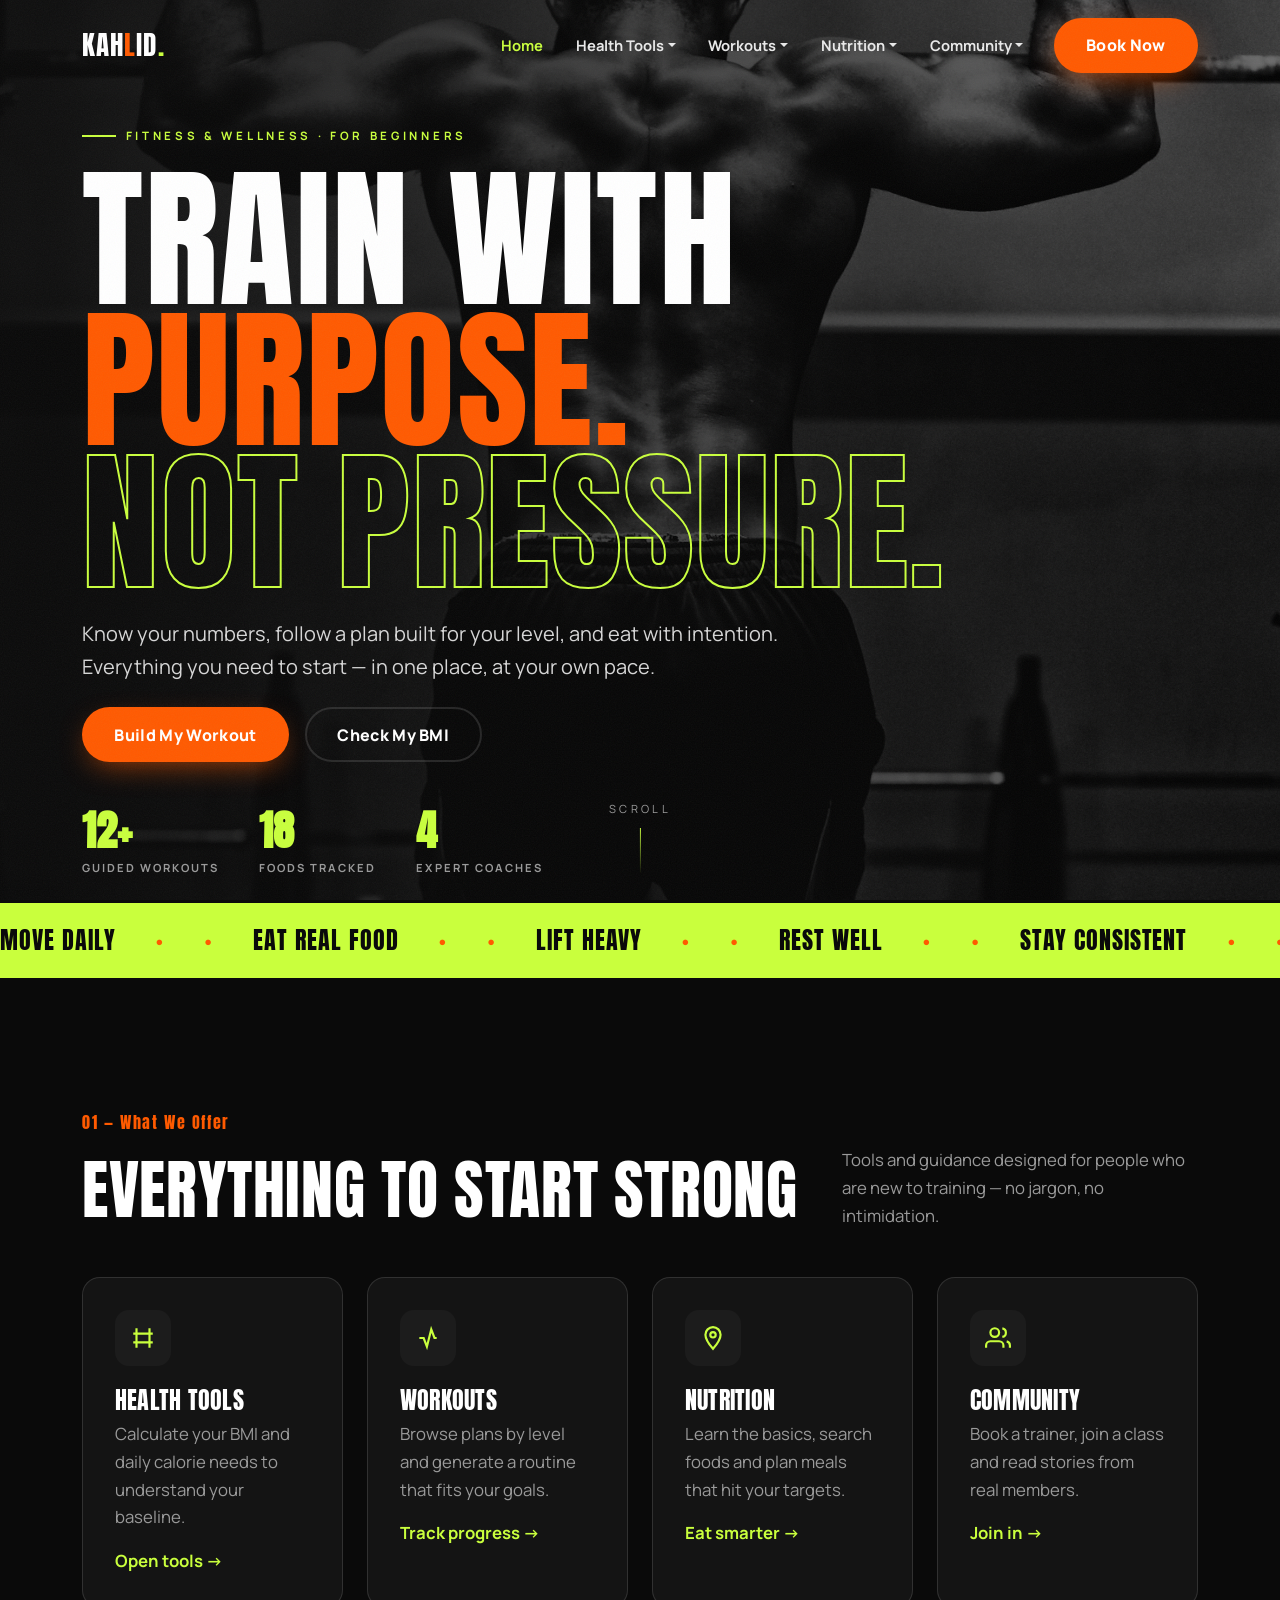
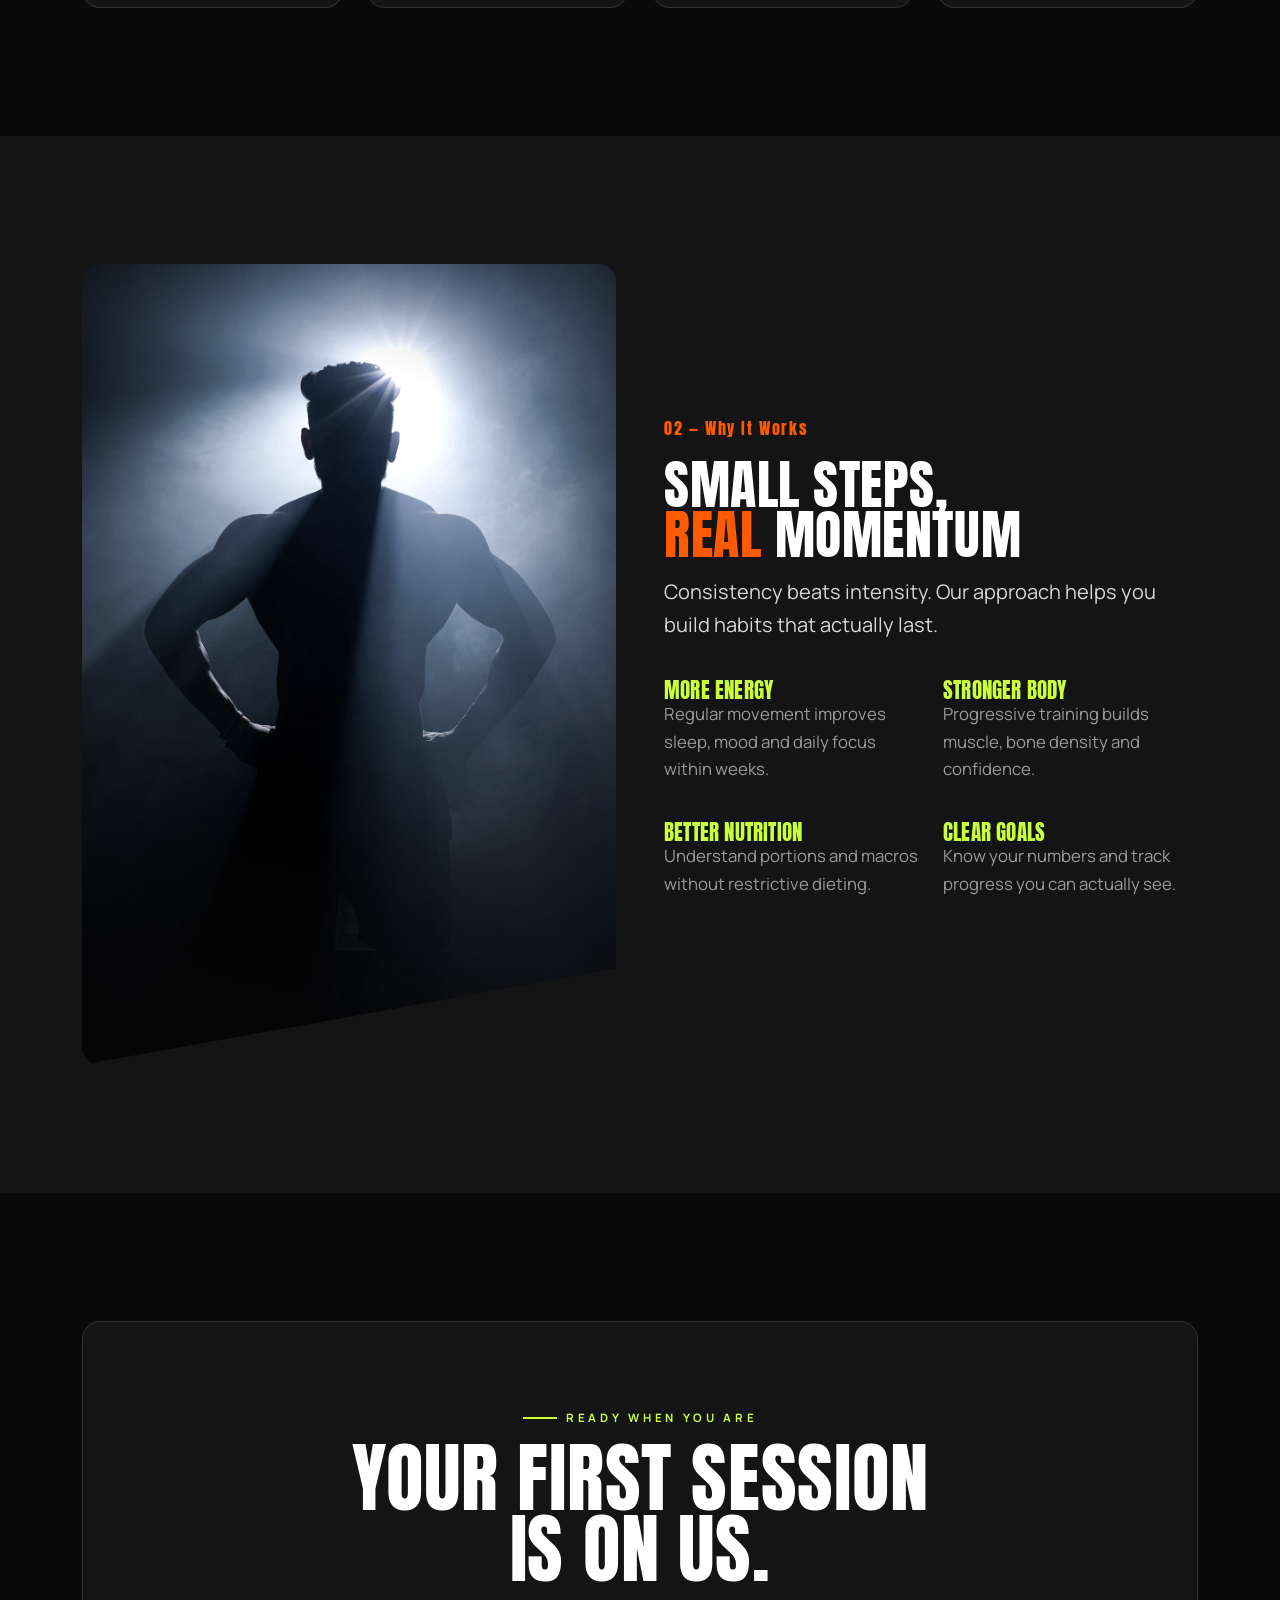
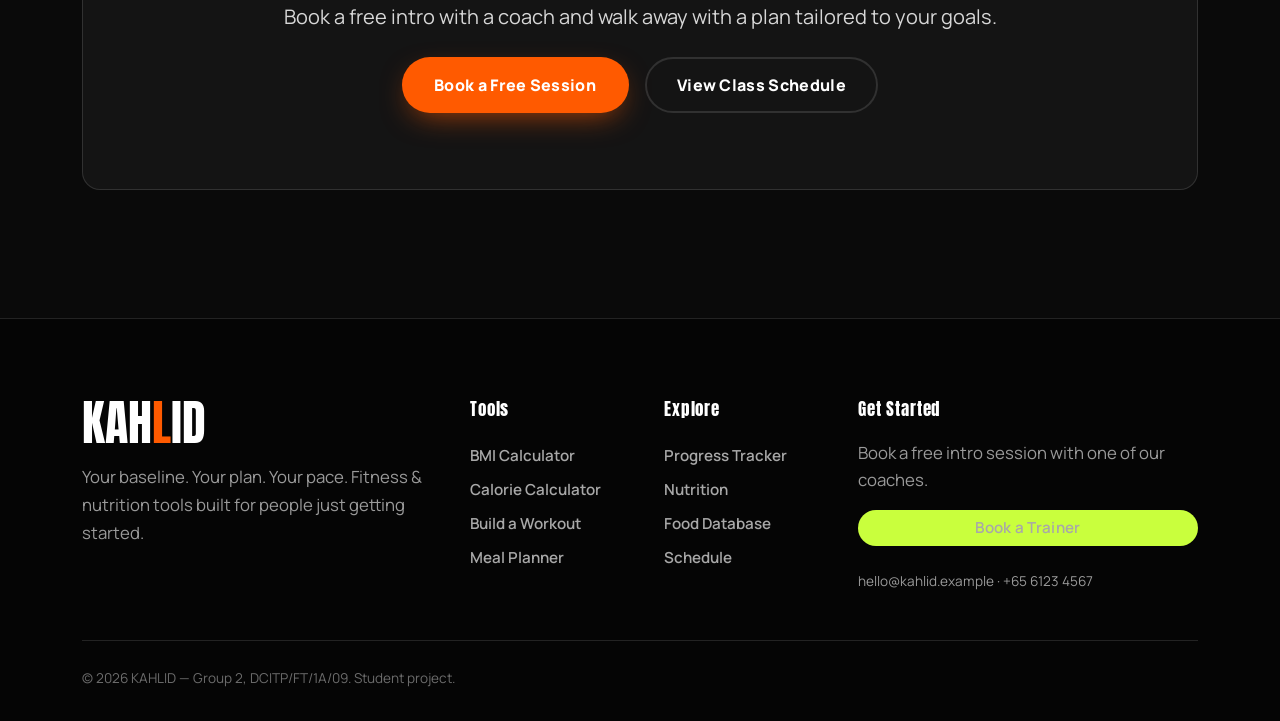
<file: DCITP1A09_Group2/DCITP1A09_Group2/index.html>
<!DOCTYPE html>
<html lang="en">
<head>
  <meta charset="utf-8">
  <meta name="viewport" content="width=device-width, initial-scale=1">
  <title>KAHLID — Start Your Fitness Journey</title>
  <meta name="description" content="KAHLID is a fitness and wellness hub for beginners: BMI &amp; calorie tools, workout plans, nutrition guides and trainer booking.">
  <link href="https://fonts.googleapis.com/css2?family=Anton&family=Manrope:wght@400;600;700;800&display=swap" rel="stylesheet">
  <link href="https://cdn.jsdelivr.net/npm/bootstrap@5.3.3/dist/css/bootstrap.min.css" rel="stylesheet">
  <link rel="stylesheet" href="assets/css/style.css">
</head>
<body>
  <!-- Navigation from Javascript-->
  <div id="site-nav"></div>

  <!-- HERO -->
  <header class="hero">
    <div class="hero-bg" data-parallax="0.18">
      <!--image from https://images.unsplash.com/photo-1526506118085-60ce8714f8c5-->
      <img src="assets/images/hero-athlete.jpg" alt="Athlete performing pull-ups on a bar in a dark gym">
    </div>
    <div class="container hero-inner">
      <div class="row">
        <div class="col-lg-10">
          <p class="eyebrow lime hero-sub mb-4">Fitness &amp; Wellness · For Beginners</p>
          <h1>
            <span class="reveal-line"><span>Train with</span></span>
            <span class="reveal-line"><span class="accent-word">Purpose.</span></span>
            <span class="reveal-line"><span class="outline-word">Not pressure.</span></span>
          </h1>
          <p class="lead-lg hero-sub mt-4">Know your numbers, follow a plan built for your level, and eat with intention. Everything you need to start — in one place, at your own pace.</p>
          <div class="d-flex flex-wrap gap-3 mt-4 hero-sub">
            <a href="pages/build-workout.html" class="btn btn-flame">Build My Workout</a>
            <a href="pages/bmi-calculator.html" class="btn btn-ghost">Check My BMI</a>
          </div>
          <div class="stat-row hero-sub">
            <div class="stat"><b>12+</b><small>Guided Workouts</small></div>
            <div class="stat"><b>18</b><small>Foods Tracked</small></div>
            <div class="stat"><b>4</b><small>Expert Coaches</small></div>
          </div>
        </div>
      </div>
    </div>
    <div class="scroll-cue">Scroll<span></span></div>
  </header>

  <!-- MARQUEE -->
  <div class="marquee" aria-hidden="true">
    <div class="marquee-track">
      <span>Move Daily<span></span></span><span>Eat Real Food<span></span></span><span>Lift Heavy<span></span></span><span>Rest Well<span></span></span><span>Stay Consistent<span></span></span>
      <span>Move Daily<span></span></span><span>Eat Real Food<span></span></span><span>Lift Heavy<span></span></span><span>Rest Well<span></span></span><span>Stay Consistent<span></span></span>
    </div>
  </div>

  <!-- FEATURED SERVICES -->
  <section class="section">
    <div class="container">
      <div class="row align-items-end mb-5">
        <div class="col-lg-8 reveal">
          <span class="chapter-no">01 — What We Offer</span>
          <h2 class="display-5 mt-3 h-1">Everything to start strong</h2>
        </div>
        <div class="col-lg-4 reveal" data-delay="1">
          <p class="text-muted-soft mb-0">Tools and guidance designed for people who are new to training — no jargon, no intimidation.</p>
        </div>
      </div>
      <div class="row g-4">
        <div class="col-md-6 col-lg-3 reveal">
          <div class="card-flat">
            <div class="card-icon" aria-hidden="true"><svg width="26" height="26" viewBox="0 0 24 24" fill="none" stroke="currentColor" stroke-width="2"><path d="M6 3v18M18 3v18M3 8h18M3 16h18"/></svg></div>
            <h3>Health Tools</h3>
            <p class="text-muted-soft">Calculate your BMI and daily calorie needs to understand your baseline.</p>
            <a href="pages/bmi-calculator.html" class="text-lime fw-bold">Open tools →</a>
          </div>
        </div>
        <div class="col-md-6 col-lg-3 reveal" data-delay="1">
          <div class="card-flat">
            <div class="card-icon" aria-hidden="true"><svg width="26" height="26" viewBox="0 0 24 24" fill="none" stroke="currentColor" stroke-width="2"><path d="M4 12h4l3 8 4-16 3 8h2"/></svg></div>
            <h3>Workouts</h3>
            <p class="text-muted-soft">Browse plans by level and generate a routine that fits your goals.</p>
            <a href="pages/progress-tracker.html" class="text-lime fw-bold">Track progress →</a>
          </div>
        </div>
        <div class="col-md-6 col-lg-3 reveal" data-delay="2">
          <div class="card-flat">
            <div class="card-icon" aria-hidden="true"><svg width="26" height="26" viewBox="0 0 24 24" fill="none" stroke="currentColor" stroke-width="2"><path d="M12 2a7 7 0 0 0-7 7c0 5 7 13 7 13s7-8 7-13a7 7 0 0 0-7-7z"/><circle cx="12" cy="9" r="2.5"/></svg></div>
            <h3>Nutrition</h3>
            <p class="text-muted-soft">Learn the basics, search foods and plan meals that hit your targets.</p>
            <a href="pages/nutrition-guide.html" class="text-lime fw-bold">Eat smarter →</a>
          </div>
        </div>
        <div class="col-md-6 col-lg-3 reveal" data-delay="3">
          <div class="card-flat">
            <div class="card-icon" aria-hidden="true"><svg width="26" height="26" viewBox="0 0 24 24" fill="none" stroke="currentColor" stroke-width="2"><path d="M17 21v-2a4 4 0 0 0-4-4H5a4 4 0 0 0-4 4v2"/><circle cx="9" cy="7" r="4"/><path d="M23 21v-2a4 4 0 0 0-3-3.87M16 3.13A4 4 0 0 1 16 11"/></svg></div>
            <h3>Community</h3>
            <p class="text-muted-soft">Book a trainer, join a class and read stories from real members.</p>
            <a href="pages/book-trainer.html" class="text-lime fw-bold">Join in →</a>
          </div>
        </div>
      </div>
    </div>
  </section>

  <!-- SPOTLIGHT / BENEFITS -->
  <section class="section section-ink-2">
    <div class="container">
      <div class="row g-5 align-items-center">
        <div class="col-lg-6 reveal">
          <div class="spotlight clip-frame">
            <!-- Image from https://www.pexels.com/photo/17956257/ -->
            <img src="assets/images/silhouette.jpg" alt="Silhouette of an athlete standing in dramatic gym lighting">
          </div>
        </div>
        <div class="col-lg-6 reveal" data-delay="1">
          <span class="chapter-no">02 — Why It Works</span>
          <h2 class="mt-3 h-2">Small steps,<br><span class="text-orange">real</span> momentum</h2>
          <p class="lead-lg mt-3">Consistency beats intensity. Our approach helps you build habits that actually last.</p>
          <div class="row g-4 mt-2">
            <div class="col-sm-6">
              <h3 class="text-lime fs-1-3">More Energy</h3>
              <p class="text-muted-soft">Regular movement improves sleep, mood and daily focus within weeks.</p>
            </div>
            <div class="col-sm-6">
              <h3 class="text-lime fs-1-3">Stronger Body</h3>
              <p class="text-muted-soft">Progressive training builds muscle, bone density and confidence.</p>
            </div>
            <div class="col-sm-6">
              <h3 class="text-lime fs-1-3">Better Nutrition</h3>
              <p class="text-muted-soft">Understand portions and macros without restrictive dieting.</p>
            </div>
            <div class="col-sm-6">
              <h3 class="text-lime fs-1-3">Clear Goals</h3>
              <p class="text-muted-soft">Know your numbers and track progress you can actually see.</p>
            </div>
          </div>
        </div>
      </div>
    </div>
  </section>

  <!-- CTA -->
  <section class="section">
    <div class="container">
      <div class="card-flat text-center reveal pad-hero">
        <span class="eyebrow lime justify-content-center d-inline-flex">Ready when you are</span>
        <h2 class="mt-3 h-hero">Your first session<br>is on us.</h2>
        <p class="lead-lg mx-auto mt-3">Book a free intro with a coach and walk away with a plan tailored to your goals.</p>
        <div class="d-flex flex-wrap gap-3 justify-content-center mt-4">
          <a href="pages/book-trainer.html" class="btn btn-flame">Book a Free Session</a>
          <a href="pages/class-schedule.html" class="btn btn-ghost">View Class Schedule</a>
        </div>
      </div>
    </div>
  </section>

  <div id="site-footer"></div>
  <script src="assets/js/components.js"></script>
</body>
</html>
</file>
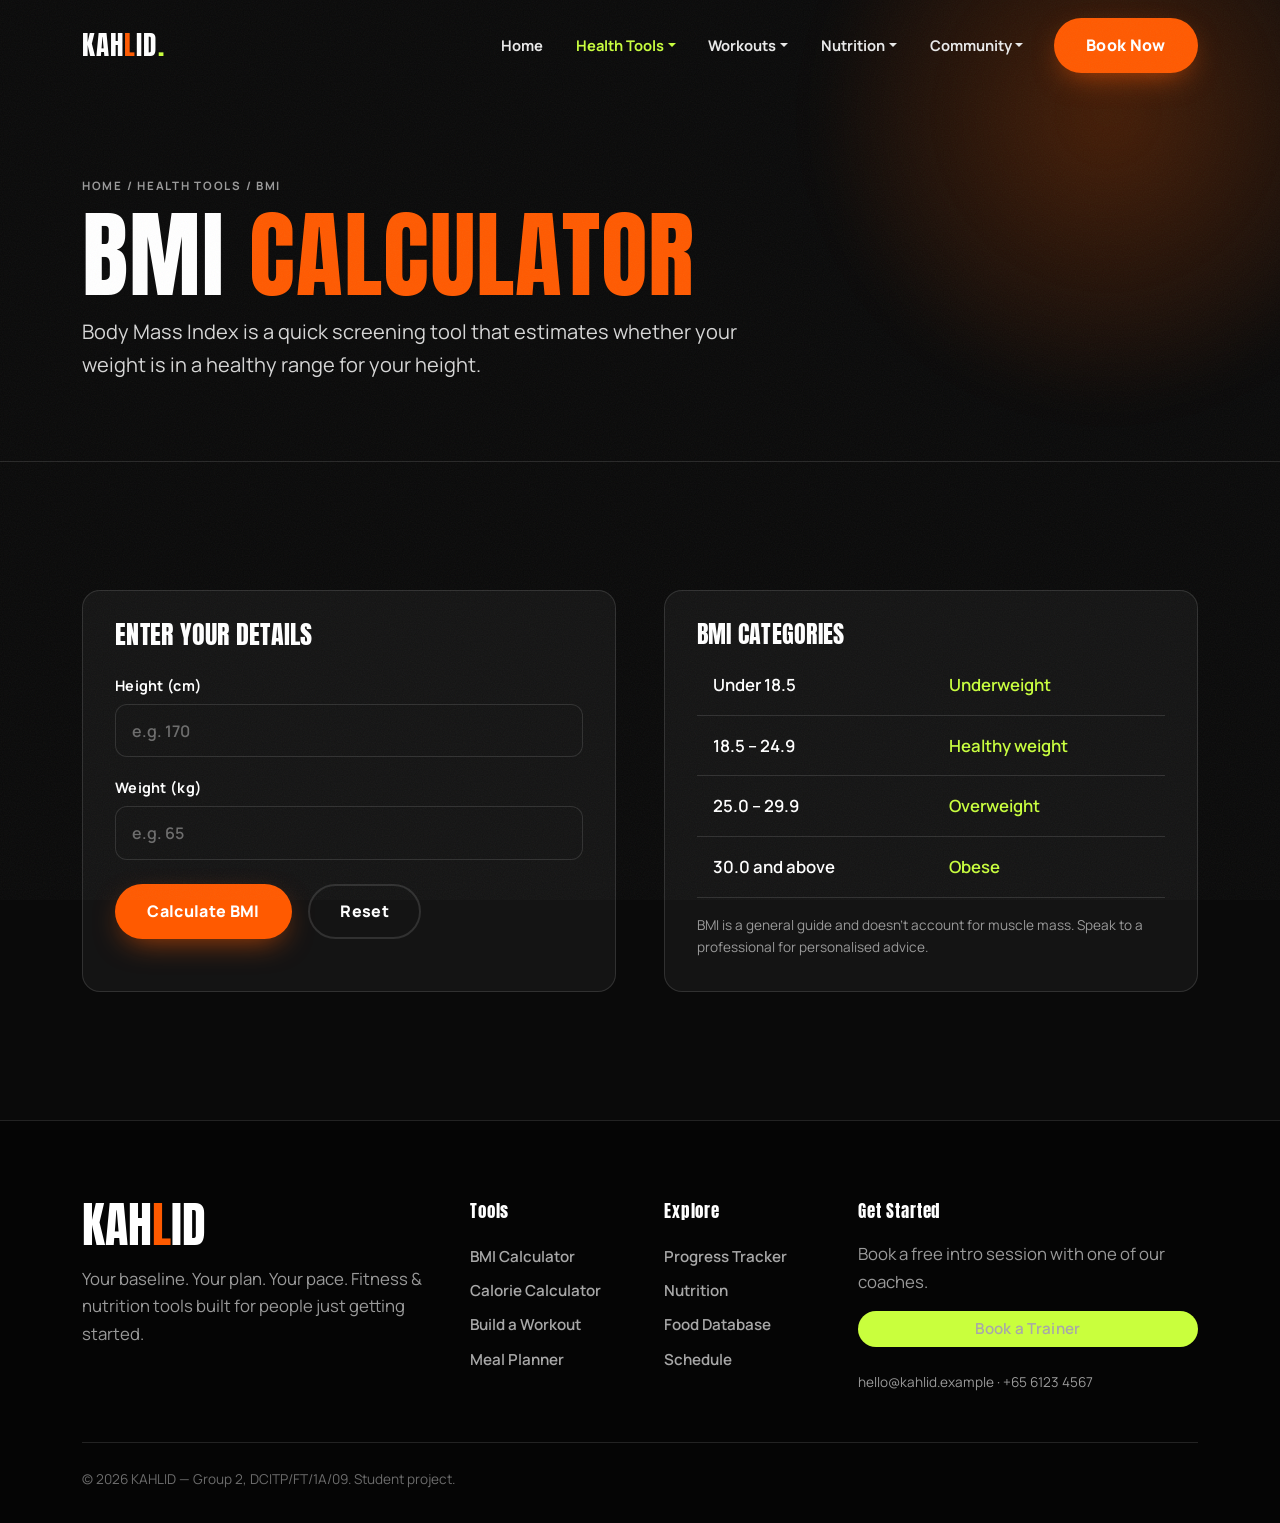
<file: DCITP1A09_Group2/DCITP1A09_Group2/pages/bmi-calculator.html>
<!DOCTYPE html>
<html lang="en">
<head>
  <meta charset="utf-8">
  <meta name="viewport" content="width=device-width, initial-scale=1">
  <title>BMI Calculator — KAHLID</title>
  <meta name="description" content="Calculate your Body Mass Index and see your weight category with tailored guidance.">
  <link href="https://fonts.googleapis.com/css2?family=Anton&family=Manrope:wght@400;600;700;800&display=swap" rel="stylesheet">
  <link href="https://cdn.jsdelivr.net/npm/bootstrap@5.3.3/dist/css/bootstrap.min.css" rel="stylesheet">
  <link rel="stylesheet" href="../assets/css/style.css">
</head>
<body>
  <div id="site-nav"></div>

  <header class="page-hero">
    <div class="container">
      <p class="breadcrumb-mini reveal is-visible"><a href="../index.html">Home</a> / Health Tools / BMI</p>
      <h1 class="mt-3">BMI <span class="text-orange">Calculator</span></h1>
      <p class="lead-lg mt-3">Body Mass Index is a quick screening tool that estimates whether your weight is in a healthy range for your height.</p>
    </div>
  </header>

  <section class="section">
    <div class="container">
      <div class="row g-5">
        <div class="col-lg-6 reveal">
          <div class="card-flat">
            <h2 class="fs-1-6 mb-4">Enter your details</h2>
            <form id="bmiForm" novalidate>
              <div class="mb-3">
                <label class="form-label" for="bmiHeight">Height (cm)</label>
                <input type="number" class="form-control" id="bmiHeight" placeholder="e.g. 170" step="0.1">
                <div class="field-error" id="bmiHeightErr"></div>
              </div>
              <div class="mb-4">
                <label class="form-label" for="bmiWeight">Weight (kg)</label>
                <input type="number" class="form-control" id="bmiWeight" placeholder="e.g. 65" step="0.1">
                <div class="field-error" id="bmiWeightErr"></div>
              </div>
              <div class="d-flex gap-3">
                <button type="submit" class="btn btn-flame">Calculate BMI</button>
                <button type="reset" class="btn btn-ghost">Reset</button>
              </div>
            </form>
          </div>
        </div>
        <div class="col-lg-6 reveal" data-delay="1">
          <div class="result-panel is-hidden mb-4" id="bmiResult">
            <p class="eyebrow lime justify-content-center d-inline-flex">Your Result</p>
            <div class="result-big" id="bmiValue">0.0</div>
            <h3 class="text-orange mt-2" id="bmiCategory">—</h3>
            <div class="gauge" aria-hidden="true"><span class="marker" id="bmiMarker"></span></div>
            <div class="d-flex justify-content-between text-muted-soft fs-7">
              <span>Under</span><span>Healthy</span><span>Over</span><span>Obese</span>
            </div>
            <p class="mt-4 mb-0" id="bmiTip"></p>
          </div>
          <div class="card-flat">
            <h3 class="fs-1-2">BMI Categories</h3>
            <table class="table-fit mt-2">
              <tbody>
                <tr><td>Under 18.5</td><td class="text-lime">Underweight</td></tr>
                <tr><td>18.5 – 24.9</td><td class="text-lime">Healthy weight</td></tr>
                <tr><td>25.0 – 29.9</td><td class="text-lime">Overweight</td></tr>
                <tr><td>30.0 and above</td><td class="text-lime">Obese</td></tr>
              </tbody>
            </table>
            <p class="text-muted-soft mt-3 mb-0 fs-sm">BMI is a general guide and doesn't account for muscle mass. Speak to a professional for personalised advice.</p>
          </div>
        </div>
      </div>
    </div>
  </section>

  <div id="site-footer"></div>
  <script src="../assets/js/components.js"></script>
  <script src="../assets/js/bmi.js"></script>
</body>
</html>
</file>
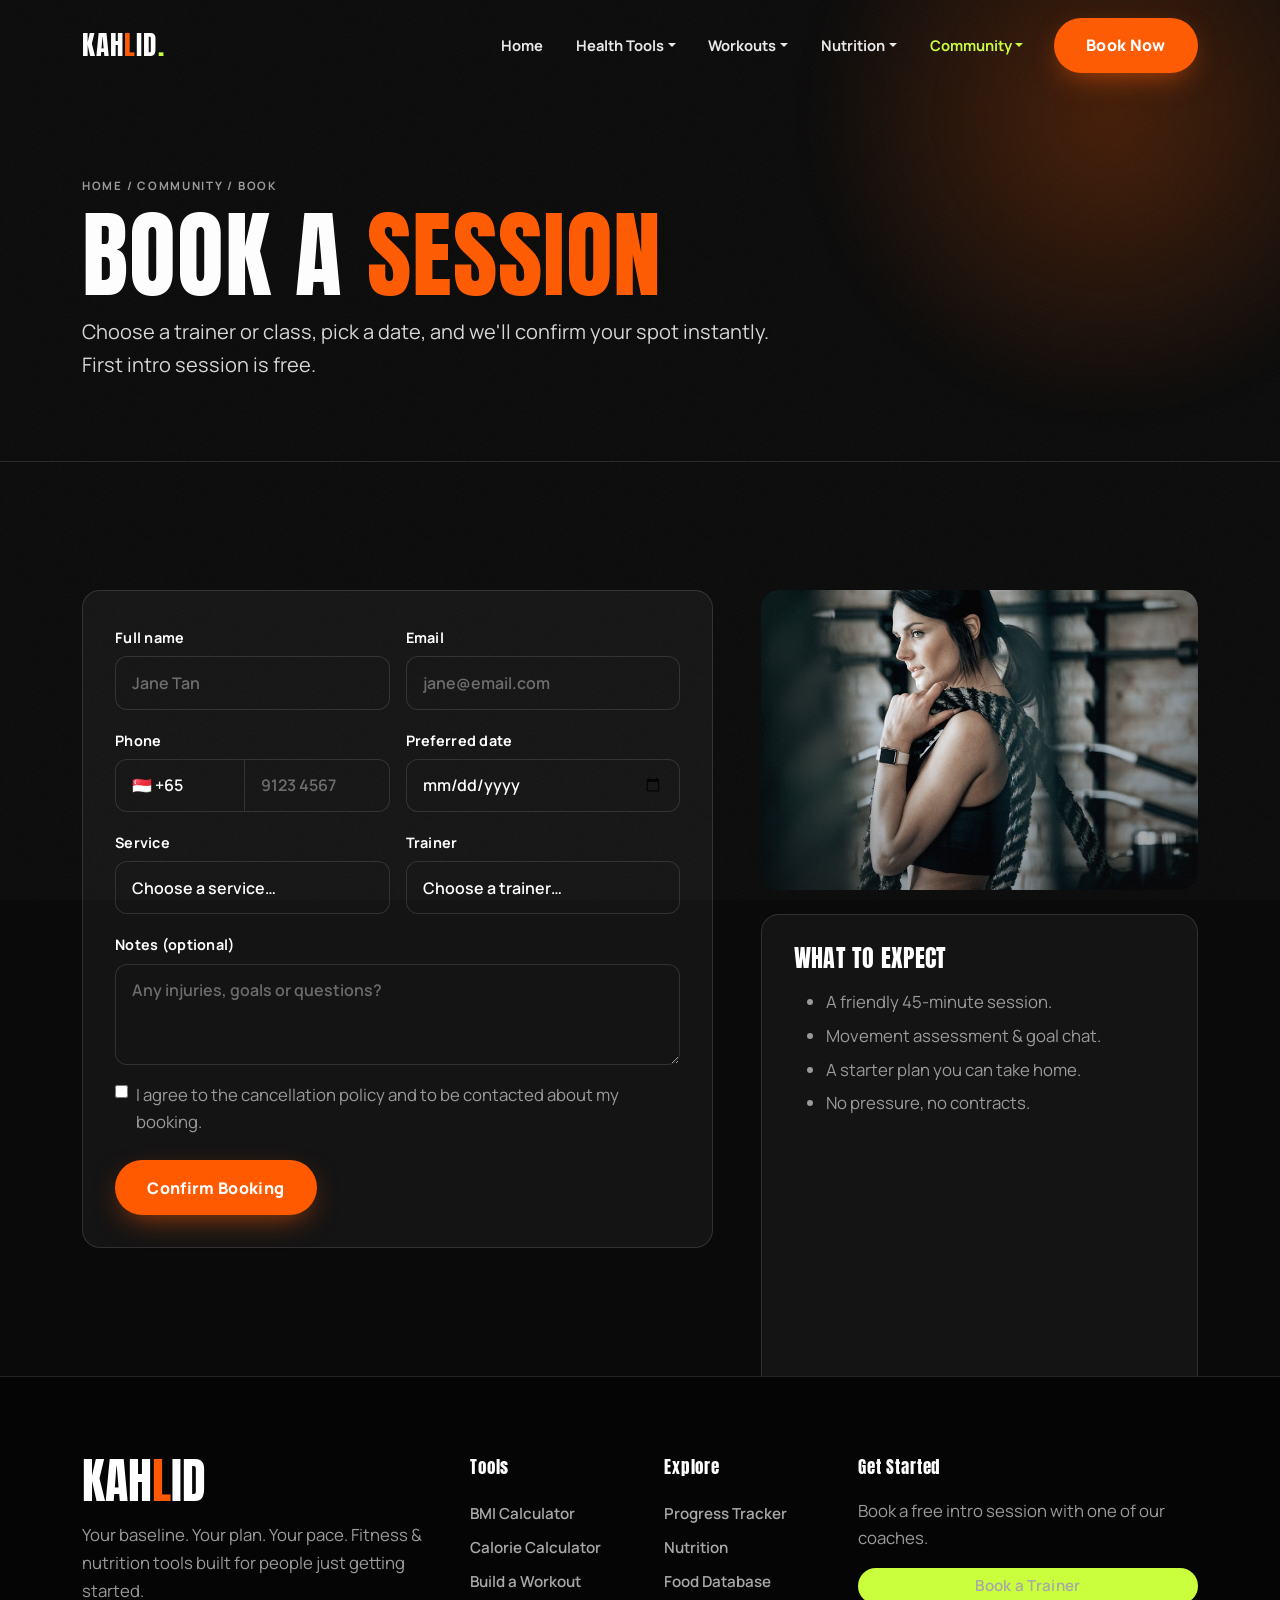
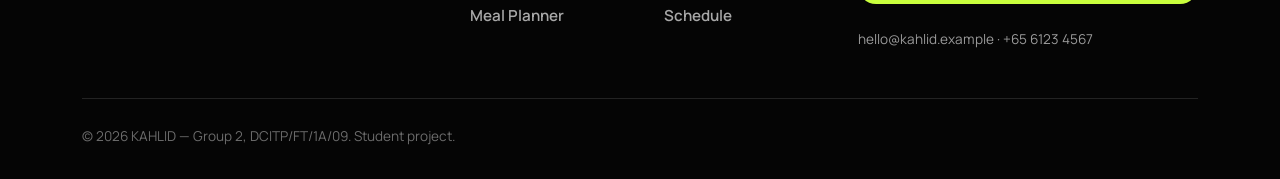
<file: DCITP1A09_Group2/DCITP1A09_Group2/pages/book-trainer.html>
<!DOCTYPE html>
<html lang="en">
<head>
  <meta charset="utf-8">
  <meta name="viewport" content="width=device-width, initial-scale=1">
  <title>Book a Trainer or Class — KAHLID</title>
  <meta name="description" content="Book a personal trainer or group class. Fill in the form and get an instant on-page confirmation.">
  <link href="https://fonts.googleapis.com/css2?family=Anton&family=Manrope:wght@400;600;700;800&display=swap" rel="stylesheet">
  <link href="https://cdn.jsdelivr.net/npm/bootstrap@5.3.3/dist/css/bootstrap.min.css" rel="stylesheet">
  <link rel="stylesheet" href="../assets/css/style.css">
</head>
<body>
  <div id="site-nav"></div>

  <header class="page-hero">
    <div class="container">
      <p class="breadcrumb-mini"><a href="../index.html">Home</a> / Community / Book</p>
      <h1 class="mt-3">Book a <span class="text-orange">Session</span></h1>
      <p class="lead-lg mt-3">Choose a trainer or class, pick a date, and we'll confirm your spot instantly. First intro session is free.</p>
    </div>
  </header>

  <section class="section">
    <div class="container">
      <div class="row g-5">
        <div class="col-lg-7 reveal">
          <div class="card-flat">
            <form id="bookingForm" novalidate>
              <div class="row g-3">
                <div class="col-md-6">
                  <label class="form-label" for="bkName">Full name</label>
                  <input type="text" class="form-control" id="bkName" placeholder="Jane Tan">
                  <div class="field-error" id="bkNameErr"></div>
                </div>
                <div class="col-md-6">
                  <label class="form-label" for="bkEmail">Email</label>
                  <input type="email" class="form-control" id="bkEmail" placeholder="jane@email.com">
                  <div class="field-error" id="bkEmailErr"></div>
                </div>
                <div class="col-md-6">
                  <label class="form-label" for="bkPhone">Phone</label>
                  <div class="input-group input-group-flag">
                    <select class="form-select" id="bkCountry" aria-label="Country calling code">
                      <option value="+65" selected>🇸🇬 +65</option>
                      <option value="+60">🇲🇾 +60</option>
                      <option value="+62">🇮🇩 +62</option>
                      <option value="+63">🇵🇭 +63</option>
                      <option value="+66">🇹🇭 +66</option>
                      <option value="+91">🇮🇳 +91</option>
                      <option value="+86">🇨🇳 +86</option>
                      <option value="+44">🇬🇧 +44</option>
                      <option value="+61">🇦🇺 +61</option>
                      <option value="+1">🇺🇸 +1</option>
                    </select>
                    <input type="tel" class="form-control" id="bkPhone" placeholder="9123 4567">
                  </div>
                  <div class="field-error" id="bkPhoneErr"></div>
                </div>
                <div class="col-md-6">
                  <label class="form-label" for="bkDate">Preferred date</label>
                  <input type="date" class="form-control" id="bkDate">
                  <div class="field-error" id="bkDateErr"></div>
                </div>
                <div class="col-md-6">
                  <label class="form-label" for="bkService">Service</label>
                  <select class="form-select" id="bkService">
                    <option value="">Choose a service…</option>
                    <option>1-on-1 Personal Training</option>
                    <option>Group Strength Class</option>
                    <option>HIIT Bootcamp</option>
                    <option>Yoga &amp; Mobility</option>
                    <option>Free Intro Session</option>
                  </select>
                  <div class="field-error" id="bkServiceErr"></div>
                </div>
                <div class="col-md-6">
                  <label class="form-label" for="bkTrainer">Trainer</label>
                  <select class="form-select" id="bkTrainer">
                    <option value="">Choose a trainer…</option>
                    <option>Maya — Strength</option>
                    <option>Leon — Conditioning</option>
                    <option>Ash — Hypertrophy</option>
                    <option>No preference</option>
                  </select>
                  <div class="field-error" id="bkTrainerErr"></div>
                </div>
                <div class="col-12">
                  <label class="form-label" for="bkNotes">Notes (optional)</label>
                  <textarea class="form-control" id="bkNotes" rows="3" placeholder="Any injuries, goals or questions?"></textarea>
                </div>
                <div class="col-12">
                  <label class="d-flex align-items-start gap-2"><input type="checkbox" id="bkTerms" class="mt-1"> <span class="text-muted-soft">I agree to the cancellation policy and to be contacted about my booking.</span></label>
                  <div class="field-error" id="bkTermsErr">Please accept to continue.</div>
                </div>
              </div>
              <button type="submit" class="btn btn-flame mt-4">Confirm Booking</button>
            </form>
          </div>

          <div class="result-panel is-hidden" id="bookingConfirm">
            <div class="confirm-icon" aria-hidden="true"><svg width="34" height="34" viewBox="0 0 24 24" fill="none" stroke="currentColor" stroke-width="3"><path d="M20 6L9 17l-5-5"/></svg></div>
            <h2 class="fs-2">Booking confirmed!</h2>
            <p class="text-muted-soft">A confirmation email is on its way, <strong id="confName" class="text-lime"></strong>.</p>
            <div class="text-start mt-4 maxw-420">
              <div class="d-flex justify-content-between border-bottom py-2 border-soft"><span class="text-muted-soft">Service</span><strong id="confService"></strong></div>
              <div class="d-flex justify-content-between border-bottom py-2 border-soft"><span class="text-muted-soft">Trainer</span><strong id="confTrainer"></strong></div>
              <div class="d-flex justify-content-between py-2"><span class="text-muted-soft">Date</span><strong id="confDate"></strong></div>
            </div>
            <button class="btn btn-ghost mt-4" id="bookAgain">Make another booking</button>
          </div>
        </div>

        <div class="col-lg-5 reveal" data-delay="1">
          <!-- https://images.unsplash.com/photo-1548690312-e3b507d8c110 -->
          <div class="spotlight mb-4"><img src="../assets/images/trainer-1.jpg" alt="Fitness trainer holding a battle rope in the gym" class="media-300"></div>
          <div class="card-flat">
            <h3 class="fs-1-3">What to expect</h3>
            <ul class="text-muted-soft mt-3 lh-2">
              <li>A friendly 45-minute session.</li>
              <li>Movement assessment &amp; goal chat.</li>
              <li>A starter plan you can take home.</li>
              <li>No pressure, no contracts.</li>
            </ul>
          </div>
        </div>
      </div>
    </div>
  </section>

  <div id="site-footer"></div>
  <script src="../assets/js/components.js"></script>
  <script src="../assets/js/booking.js"></script>
</body>
</html>
</file>
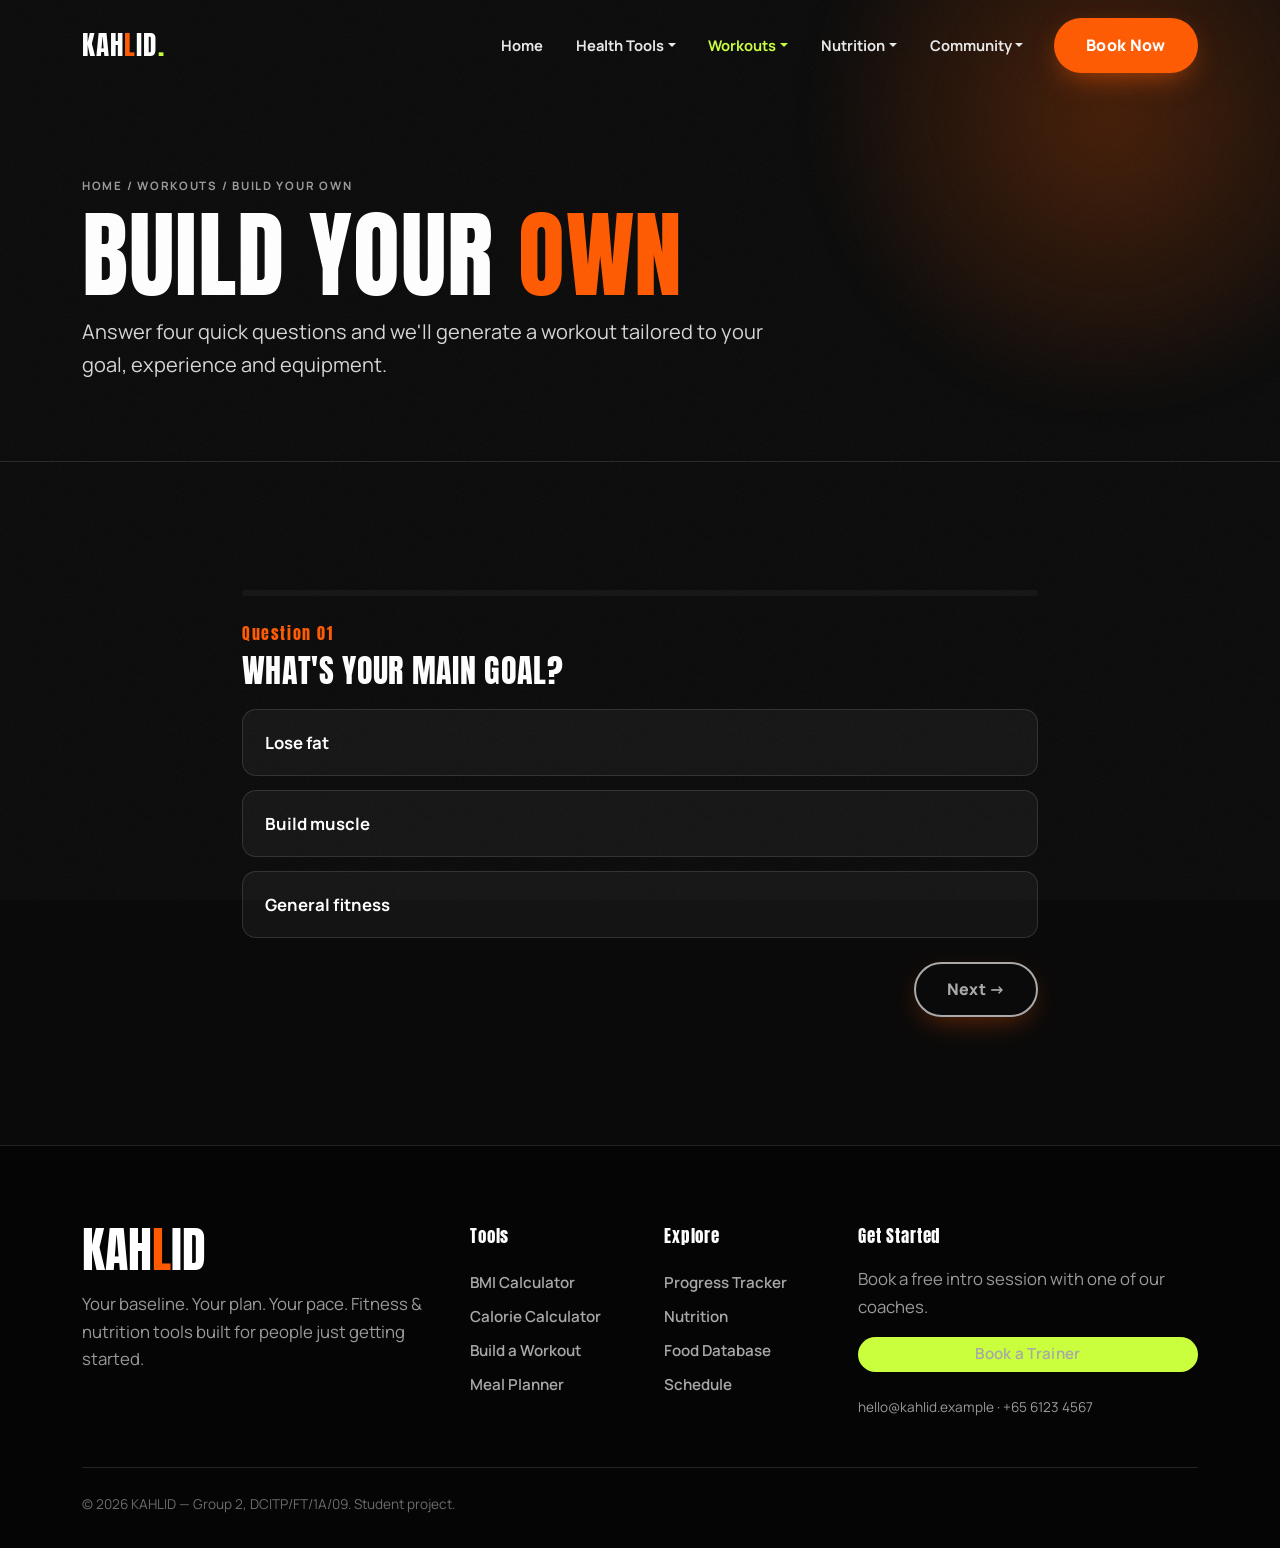
<file: DCITP1A09_Group2/DCITP1A09_Group2/pages/build-workout.html>
<!DOCTYPE html>
<html lang="en">
<head>
  <meta charset="utf-8">
  <meta name="viewport" content="width=device-width, initial-scale=1">
  <title>Build Your Own Workout — KAHLID</title>
  <meta name="description" content="Answer four quick questions and instantly generate a personalised workout plan for your goal and equipment.">
  <link href="https://fonts.googleapis.com/css2?family=Anton&family=Manrope:wght@400;600;700;800&display=swap" rel="stylesheet">
  <link href="https://cdn.jsdelivr.net/npm/bootstrap@5.3.3/dist/css/bootstrap.min.css" rel="stylesheet">
  <link rel="stylesheet" href="../assets/css/style.css">
</head>
<body>
  <div id="site-nav"></div>

  <header class="page-hero">
    <div class="container">
      <p class="breadcrumb-mini"><a href="../index.html">Home</a> / Workouts / Build Your Own</p>
      <h1 class="mt-3">Build Your <span class="text-orange">Own</span></h1>
      <p class="lead-lg mt-3">Answer four quick questions and we'll generate a workout tailored to your goal, experience and equipment.</p>
    </div>
  </header>

  <section class="section">
    <div class="container maxw-820">
      <div id="quiz">
        <div class="quiz-progress-track"><div class="quiz-progress-bar" id="quizProgress"></div></div>
        <div class="quiz-body mt-4">

          <div class="quiz-step">
            <span class="chapter-no">Question 01</span>
            <h2 class="mt-2 mb-4 fs-2">What's your main goal?</h2>
            <div class="quiz-options">
              <button type="button" class="quiz-option" data-key="goal" data-val="lose fat">Lose fat</button>
              <button type="button" class="quiz-option" data-key="goal" data-val="build muscle">Build muscle</button>
              <button type="button" class="quiz-option" data-key="goal" data-val="general fitness">General fitness</button>
            </div>
            <div class="d-flex justify-content-end mt-4"><button class="btn btn-flame" data-next disabled>Next →</button></div>
          </div>

          <div class="quiz-step">
            <span class="chapter-no">Question 02</span>
            <h2 class="mt-2 mb-4 fs-2">Your experience level?</h2>
            <div class="quiz-options">
              <button type="button" class="quiz-option" data-key="experience" data-val="beginner">Beginner</button>
              <button type="button" class="quiz-option" data-key="experience" data-val="intermediate">Intermediate</button>
              <button type="button" class="quiz-option" data-key="experience" data-val="advanced">Advanced</button>
            </div>
            <div class="d-flex justify-content-between mt-4"><button class="btn btn-ghost" data-back>← Back</button><button class="btn btn-flame" data-next disabled>Next →</button></div>
          </div>

          <div class="quiz-step">
            <span class="chapter-no">Question 03</span>
            <h2 class="mt-2 mb-4 fs-2">Equipment available?</h2>
            <div class="quiz-options">
              <button type="button" class="quiz-option" data-key="equipment" data-val="home">Bodyweight / home</button>
              <button type="button" class="quiz-option" data-key="equipment" data-val="dumbbells">Dumbbells</button>
              <button type="button" class="quiz-option" data-key="equipment" data-val="gym">Full gym</button>
            </div>
            <div class="d-flex justify-content-between mt-4"><button class="btn btn-ghost" data-back>← Back</button><button class="btn btn-flame" data-next disabled>Next →</button></div>
          </div>

          <div class="quiz-step">
            <span class="chapter-no">Question 04</span>
            <h2 class="mt-2 mb-4 fs-2">Time per session?</h2>
            <div class="quiz-options">
              <button type="button" class="quiz-option" data-key="duration" data-val="20">20 minutes</button>
              <button type="button" class="quiz-option" data-key="duration" data-val="30">30 minutes</button>
              <button type="button" class="quiz-option" data-key="duration" data-val="45">45+ minutes</button>
            </div>
            <div class="d-flex justify-content-between mt-4"><button class="btn btn-ghost" data-back>← Back</button><button class="btn btn-lime" data-next disabled>Generate Plan ✦</button></div>
          </div>

        </div>

        <div id="quizResult" class="is-hidden">
          <div class="result-panel text-start">
            <span class="eyebrow lime">Your Custom Plan</span>
            <h2 class="mt-3 mb-3 fs-2-2">Ready to move.</h2>
            <div id="planMeta" class="mb-4"></div>
            <div class="table-responsive">
              <table class="table-fit">
                <thead><tr><th>#</th><th>Exercise</th><th>Sets &amp; Reps</th><th>Rest</th></tr></thead>
                <tbody id="planTable"></tbody>
              </table>
            </div>
            <div class="d-flex flex-wrap gap-3 mt-4">
              <button class="btn btn-ghost" id="quizRestart">↺ Start over</button>
              <a href="book-trainer.html" class="btn btn-flame">Get a coach to guide me</a>
            </div>
          </div>
        </div>
      </div>
    </div>
  </section>

  <div id="site-footer"></div>
  <script src="../assets/js/components.js"></script>
  <script src="../assets/js/build-workout.js"></script>
</body>
</html>
</file>
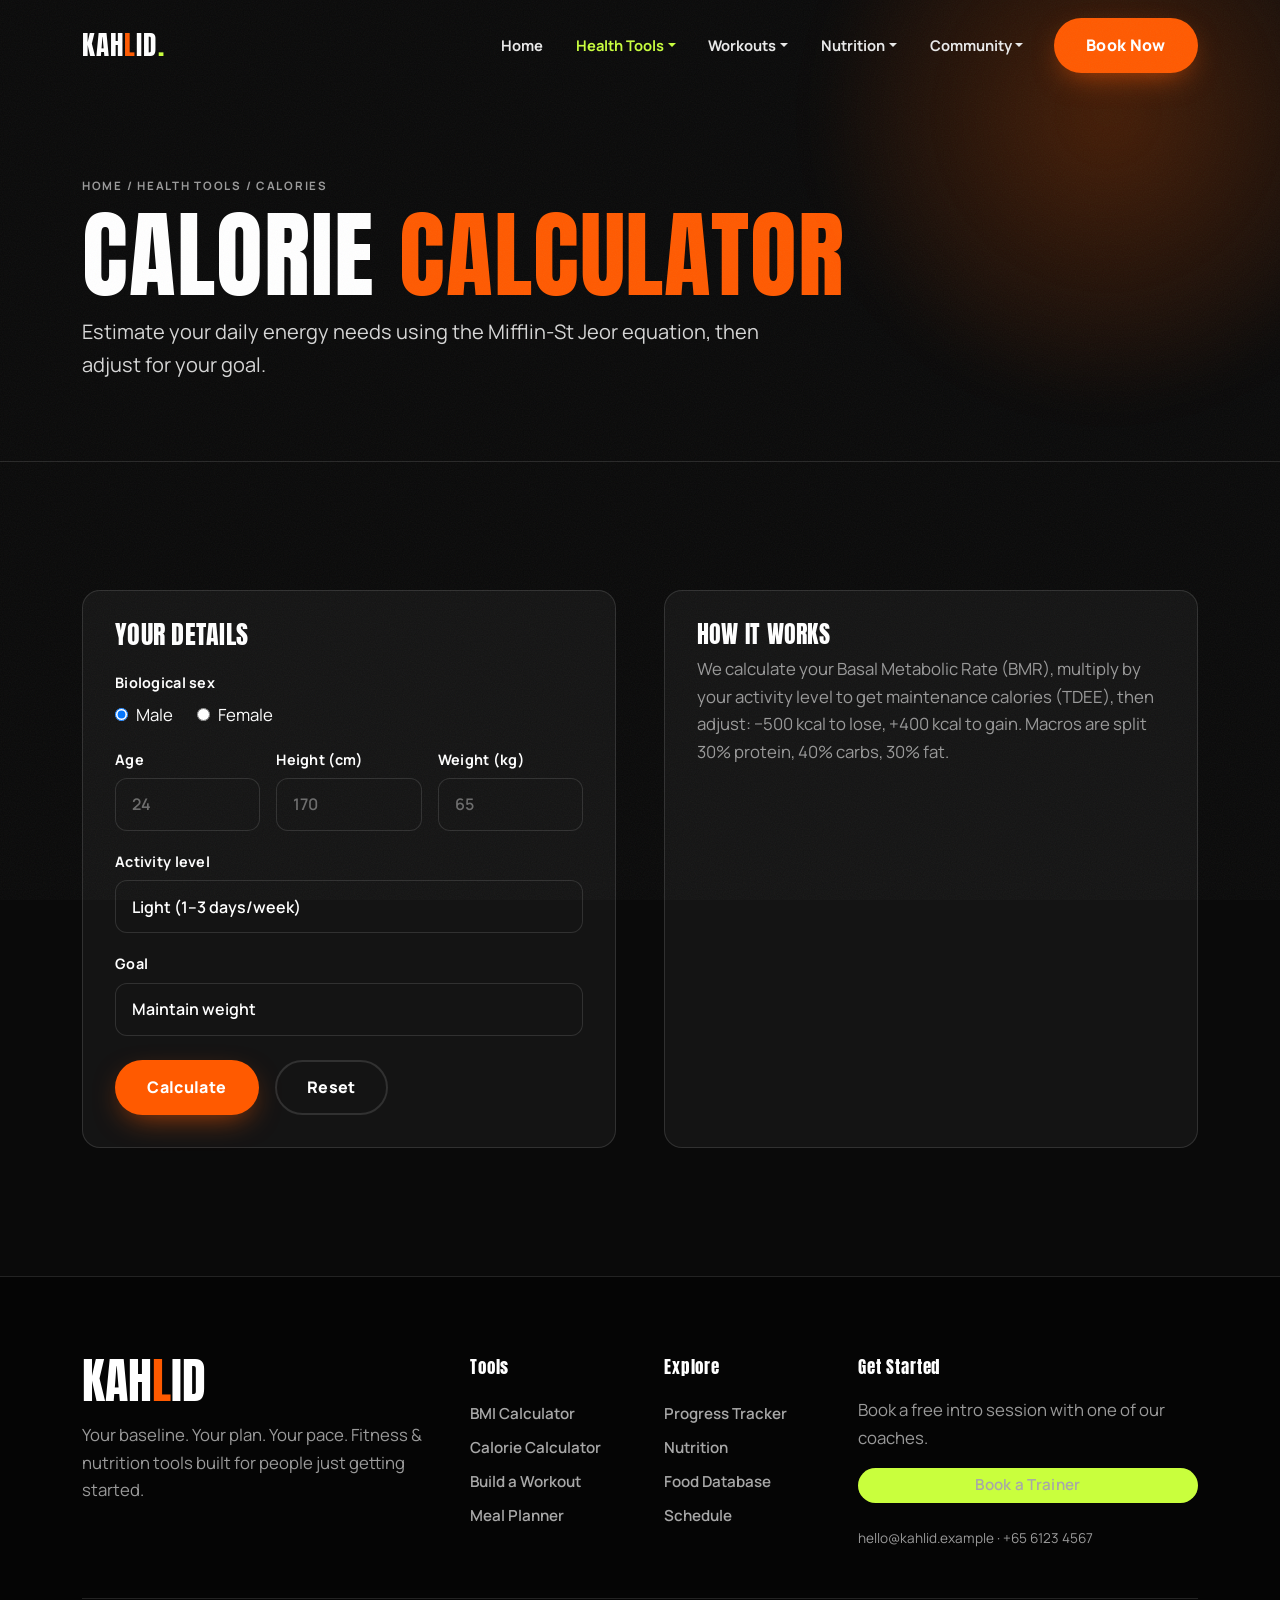
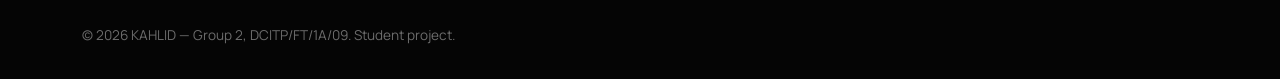
<file: DCITP1A09_Group2/DCITP1A09_Group2/pages/calorie-calculator.html>
<!DOCTYPE html>
<html lang="en">
<head>
  <meta charset="utf-8">
  <meta name="viewport" content="width=device-width, initial-scale=1">
  <title>Calorie Calculator — KAHLID</title>
  <meta name="description" content="Estimate your daily calorie needs and macro split for losing, maintaining or gaining weight.">
  <link href="https://fonts.googleapis.com/css2?family=Anton&family=Manrope:wght@400;600;700;800&display=swap" rel="stylesheet">
  <link href="https://cdn.jsdelivr.net/npm/bootstrap@5.3.3/dist/css/bootstrap.min.css" rel="stylesheet">
  <link rel="stylesheet" href="../assets/css/style.css">
</head>
<body>
  <div id="site-nav"></div>

  <header class="page-hero">
    <div class="container">
      <p class="breadcrumb-mini"><a href="../index.html">Home</a> / Health Tools / Calories</p>
      <h1 class="mt-3">Calorie <span class="text-orange">Calculator</span></h1>
      <p class="lead-lg mt-3">Estimate your daily energy needs using the Mifflin-St Jeor equation, then adjust for your goal.</p>
    </div>
  </header>

  <section class="section">
    <div class="container">
      <div class="row g-5">
        <div class="col-lg-6 reveal">
          <div class="card-flat">
            <h2 class="fs-1-6 mb-4">Your details</h2>
            <form id="calForm" novalidate>
              <div class="mb-3">
                <label class="form-label d-block">Biological sex</label>
                <div class="d-flex gap-4">
                  <label class="d-flex align-items-center gap-2"><input type="radio" name="calSex" value="male" checked> Male</label>
                  <label class="d-flex align-items-center gap-2"><input type="radio" name="calSex" value="female"> Female</label>
                </div>
              </div>
              <div class="row g-3">
                <div class="col-4">
                  <label class="form-label" for="calAge">Age</label>
                  <input type="number" class="form-control" id="calAge" placeholder="24">
                  <div class="field-error" id="calAgeErr"></div>
                </div>
                <div class="col-4">
                  <label class="form-label" for="calHeight">Height (cm)</label>
                  <input type="number" class="form-control" id="calHeight" placeholder="170">
                  <div class="field-error" id="calHeightErr"></div>
                </div>
                <div class="col-4">
                  <label class="form-label" for="calWeight">Weight (kg)</label>
                  <input type="number" class="form-control" id="calWeight" placeholder="65">
                  <div class="field-error" id="calWeightErr"></div>
                </div>
              </div>
              <div class="mb-3 mt-3">
                <label class="form-label" for="calActivity">Activity level</label>
                <select class="form-select" id="calActivity">
                  <option value="1.2">Sedentary (little/no exercise)</option>
                  <option value="1.375" selected>Light (1–3 days/week)</option>
                  <option value="1.55">Moderate (3–5 days/week)</option>
                  <option value="1.725">Very active (6–7 days/week)</option>
                  <option value="1.9">Athlete (2× per day)</option>
                </select>
              </div>
              <div class="mb-4">
                <label class="form-label" for="calGoal">Goal</label>
                <select class="form-select" id="calGoal">
                  <option value="lose">Lose weight</option>
                  <option value="maintain" selected>Maintain weight</option>
                  <option value="gain">Gain muscle</option>
                </select>
              </div>
              <div class="d-flex gap-3">
                <button type="submit" class="btn btn-flame">Calculate</button>
                <button type="reset" class="btn btn-ghost">Reset</button>
              </div>
            </form>
          </div>
        </div>
        <div class="col-lg-6 reveal" data-delay="1">
          <div class="result-panel is-hidden mb-4" id="calResult">
            <p class="eyebrow lime justify-content-center d-inline-flex">Daily Target <span id="calGoalLabel" class="ms-2 text-muted-soft label-plain"></span></p>
            <div class="result-big"><span id="calTarget">0</span> <span class="kcal-unit">kcal</span></div>
            <div class="row g-3 mt-3">
              <div class="col-4"><div class="card-flat pad-1"><small class="text-muted-soft">Protein</small><h3 class="text-lime" id="calProtein">0g</h3></div></div>
              <div class="col-4"><div class="card-flat pad-1"><small class="text-muted-soft">Carbs</small><h3 class="text-lime" id="calCarbs">0g</h3></div></div>
              <div class="col-4"><div class="card-flat pad-1"><small class="text-muted-soft">Fat</small><h3 class="text-lime" id="calFat">0g</h3></div></div>
            </div>
            <hr class="divider-line my-4">
            <div class="d-flex justify-content-between"><span class="text-muted-soft">BMR (at rest)</span><strong id="calBmr">0</strong></div>
            <div class="d-flex justify-content-between mt-2"><span class="text-muted-soft">TDEE (maintenance)</span><strong id="calTdee">0</strong></div>
          </div>
          <div class="card-flat" id="calIntro">
            <h3 class="fs-1-2">How it works</h3>
            <p class="text-muted-soft mb-0">We calculate your Basal Metabolic Rate (BMR), multiply by your activity level to get maintenance calories (TDEE), then adjust: −500 kcal to lose, +400 kcal to gain. Macros are split 30% protein, 40% carbs, 30% fat.</p>
          </div>
        </div>
      </div>
    </div>
  </section>

  <div id="site-footer"></div>
  <script src="../assets/js/components.js"></script>
  <script src="../assets/js/calorie.js"></script>
</body>
</html>
</file>
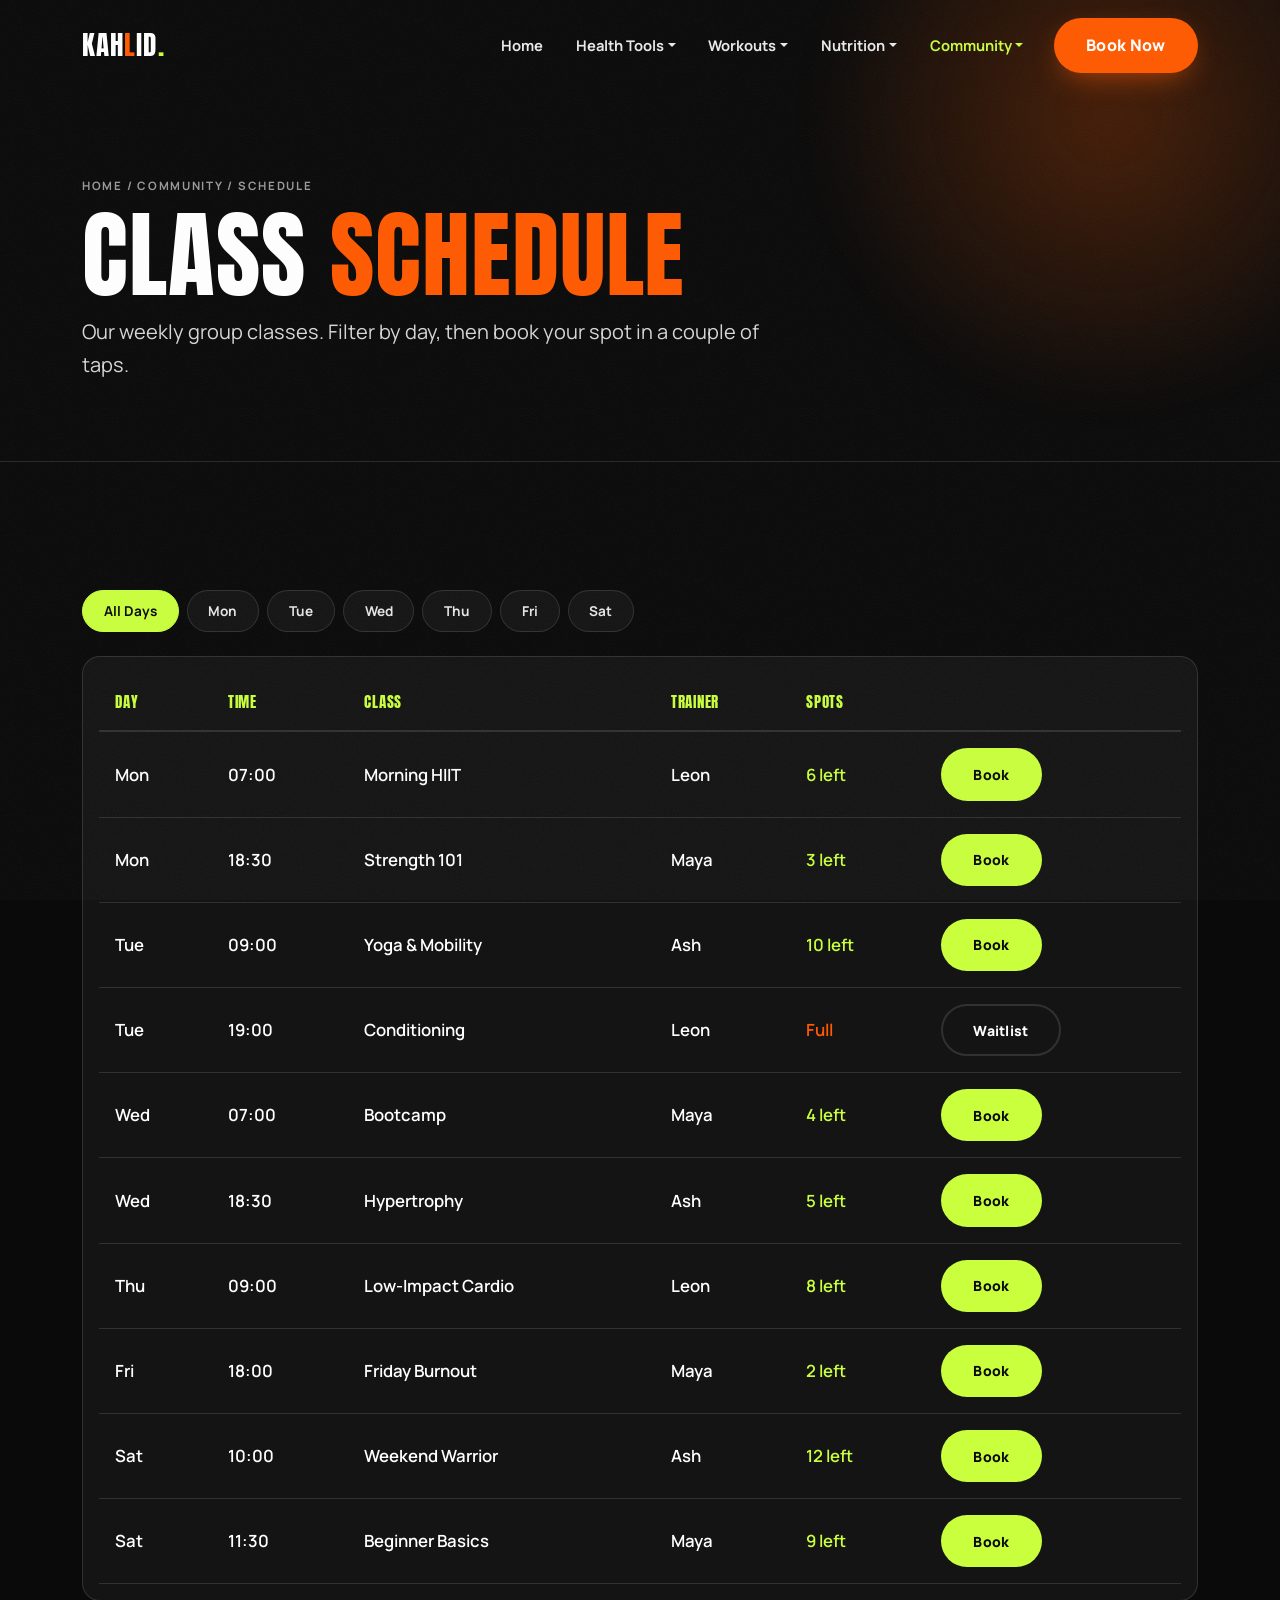
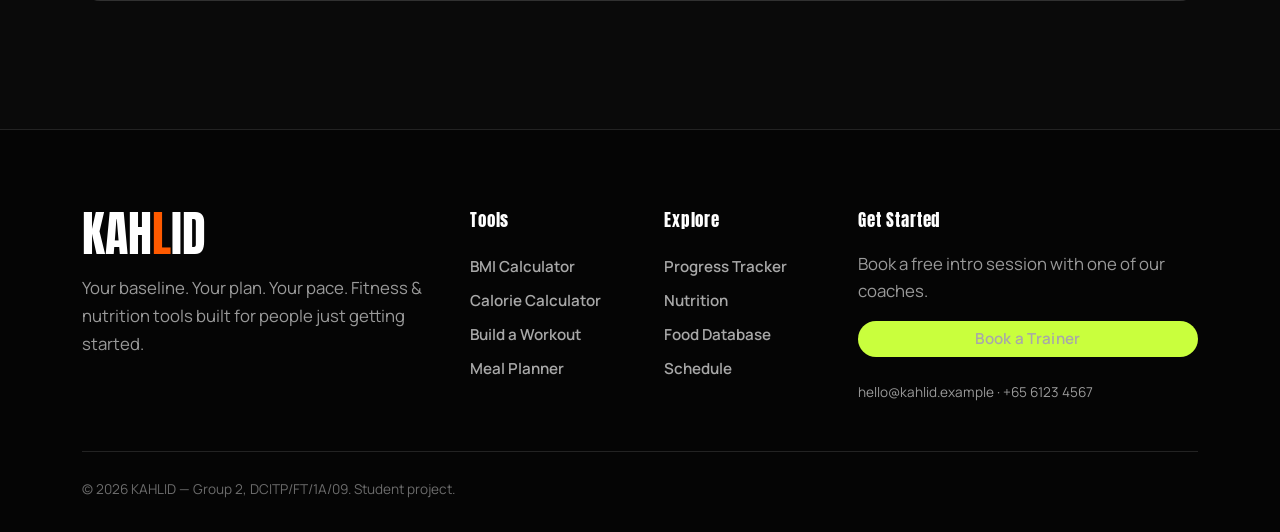
<file: DCITP1A09_Group2/DCITP1A09_Group2/pages/class-schedule.html>
<!DOCTYPE html>
<html lang="en">
<head>
  <meta charset="utf-8">
  <meta name="viewport" content="width=device-width, initial-scale=1">
  <title>Class Schedule — KAHLID</title>
  <meta name="description" content="Weekly class timetable with trainers and availability. Filter by day to plan your week.">
  <link href="https://fonts.googleapis.com/css2?family=Anton&family=Manrope:wght@400;600;700;800&display=swap" rel="stylesheet">
  <link href="https://cdn.jsdelivr.net/npm/bootstrap@5.3.3/dist/css/bootstrap.min.css" rel="stylesheet">
  <link rel="stylesheet" href="../assets/css/style.css">
</head>
<body>
  <div id="site-nav"></div>

  <header class="page-hero">
    <div class="container">
      <p class="breadcrumb-mini"><a href="../index.html">Home</a> / Community / Schedule</p>
      <h1 class="mt-3">Class <span class="text-orange">Schedule</span></h1>
      <p class="lead-lg mt-3">Our weekly group classes. Filter by day, then book your spot in a couple of taps.</p>
    </div>
  </header>

  <section class="section">
    <div class="container">
      <div class="d-flex flex-wrap gap-2 mb-4 reveal is-visible">
        <button class="chip active" data-dayfilter="all">All Days</button>
        <button class="chip" data-dayfilter="Mon">Mon</button>
        <button class="chip" data-dayfilter="Tue">Tue</button>
        <button class="chip" data-dayfilter="Wed">Wed</button>
        <button class="chip" data-dayfilter="Thu">Thu</button>
        <button class="chip" data-dayfilter="Fri">Fri</button>
        <button class="chip" data-dayfilter="Sat">Sat</button>
      </div>

      <div class="card-flat reveal pad-1">
        <div class="table-responsive">
          <table class="table-fit">
            <thead><tr><th>Day</th><th>Time</th><th>Class</th><th>Trainer</th><th>Spots</th><th></th></tr></thead>
            <tbody id="scheduleBody">
              <tr data-day="Mon"><td>Mon</td><td>07:00</td><td>Morning HIIT</td><td>Leon</td><td class="text-lime">6 left</td><td><a href="book-trainer.html" class="btn btn-lime btn-sm">Book</a></td></tr>
              <tr data-day="Mon"><td>Mon</td><td>18:30</td><td>Strength 101</td><td>Maya</td><td class="text-lime">3 left</td><td><a href="book-trainer.html" class="btn btn-lime btn-sm">Book</a></td></tr>
              <tr data-day="Tue"><td>Tue</td><td>09:00</td><td>Yoga &amp; Mobility</td><td>Ash</td><td class="text-lime">10 left</td><td><a href="book-trainer.html" class="btn btn-lime btn-sm">Book</a></td></tr>
              <tr data-day="Tue"><td>Tue</td><td>19:00</td><td>Conditioning</td><td>Leon</td><td class="text-orange">Full</td><td><a href="book-trainer.html" class="btn btn-ghost btn-sm">Waitlist</a></td></tr>
              <tr data-day="Wed"><td>Wed</td><td>07:00</td><td>Bootcamp</td><td>Maya</td><td class="text-lime">4 left</td><td><a href="book-trainer.html" class="btn btn-lime btn-sm">Book</a></td></tr>
              <tr data-day="Wed"><td>Wed</td><td>18:30</td><td>Hypertrophy</td><td>Ash</td><td class="text-lime">5 left</td><td><a href="book-trainer.html" class="btn btn-lime btn-sm">Book</a></td></tr>
              <tr data-day="Thu"><td>Thu</td><td>09:00</td><td>Low-Impact Cardio</td><td>Leon</td><td class="text-lime">8 left</td><td><a href="book-trainer.html" class="btn btn-lime btn-sm">Book</a></td></tr>
              <tr data-day="Fri"><td>Fri</td><td>18:00</td><td>Friday Burnout</td><td>Maya</td><td class="text-lime">2 left</td><td><a href="book-trainer.html" class="btn btn-lime btn-sm">Book</a></td></tr>
              <tr data-day="Sat"><td>Sat</td><td>10:00</td><td>Weekend Warrior</td><td>Ash</td><td class="text-lime">12 left</td><td><a href="book-trainer.html" class="btn btn-lime btn-sm">Book</a></td></tr>
              <tr data-day="Sat"><td>Sat</td><td>11:30</td><td>Beginner Basics</td><td>Maya</td><td class="text-lime">9 left</td><td><a href="book-trainer.html" class="btn btn-lime btn-sm">Book</a></td></tr>
            </tbody>
          </table>
        </div>
        <p id="scheduleEmpty" class="text-center text-muted-soft py-4 is-hidden">No classes on that day.</p>
      </div>
    </div>
  </section>

  <div id="site-footer"></div>
  <script src="../assets/js/components.js"></script>
  <script src="../assets/js/class-schedule.js"></script>
</body>
</html>
</file>
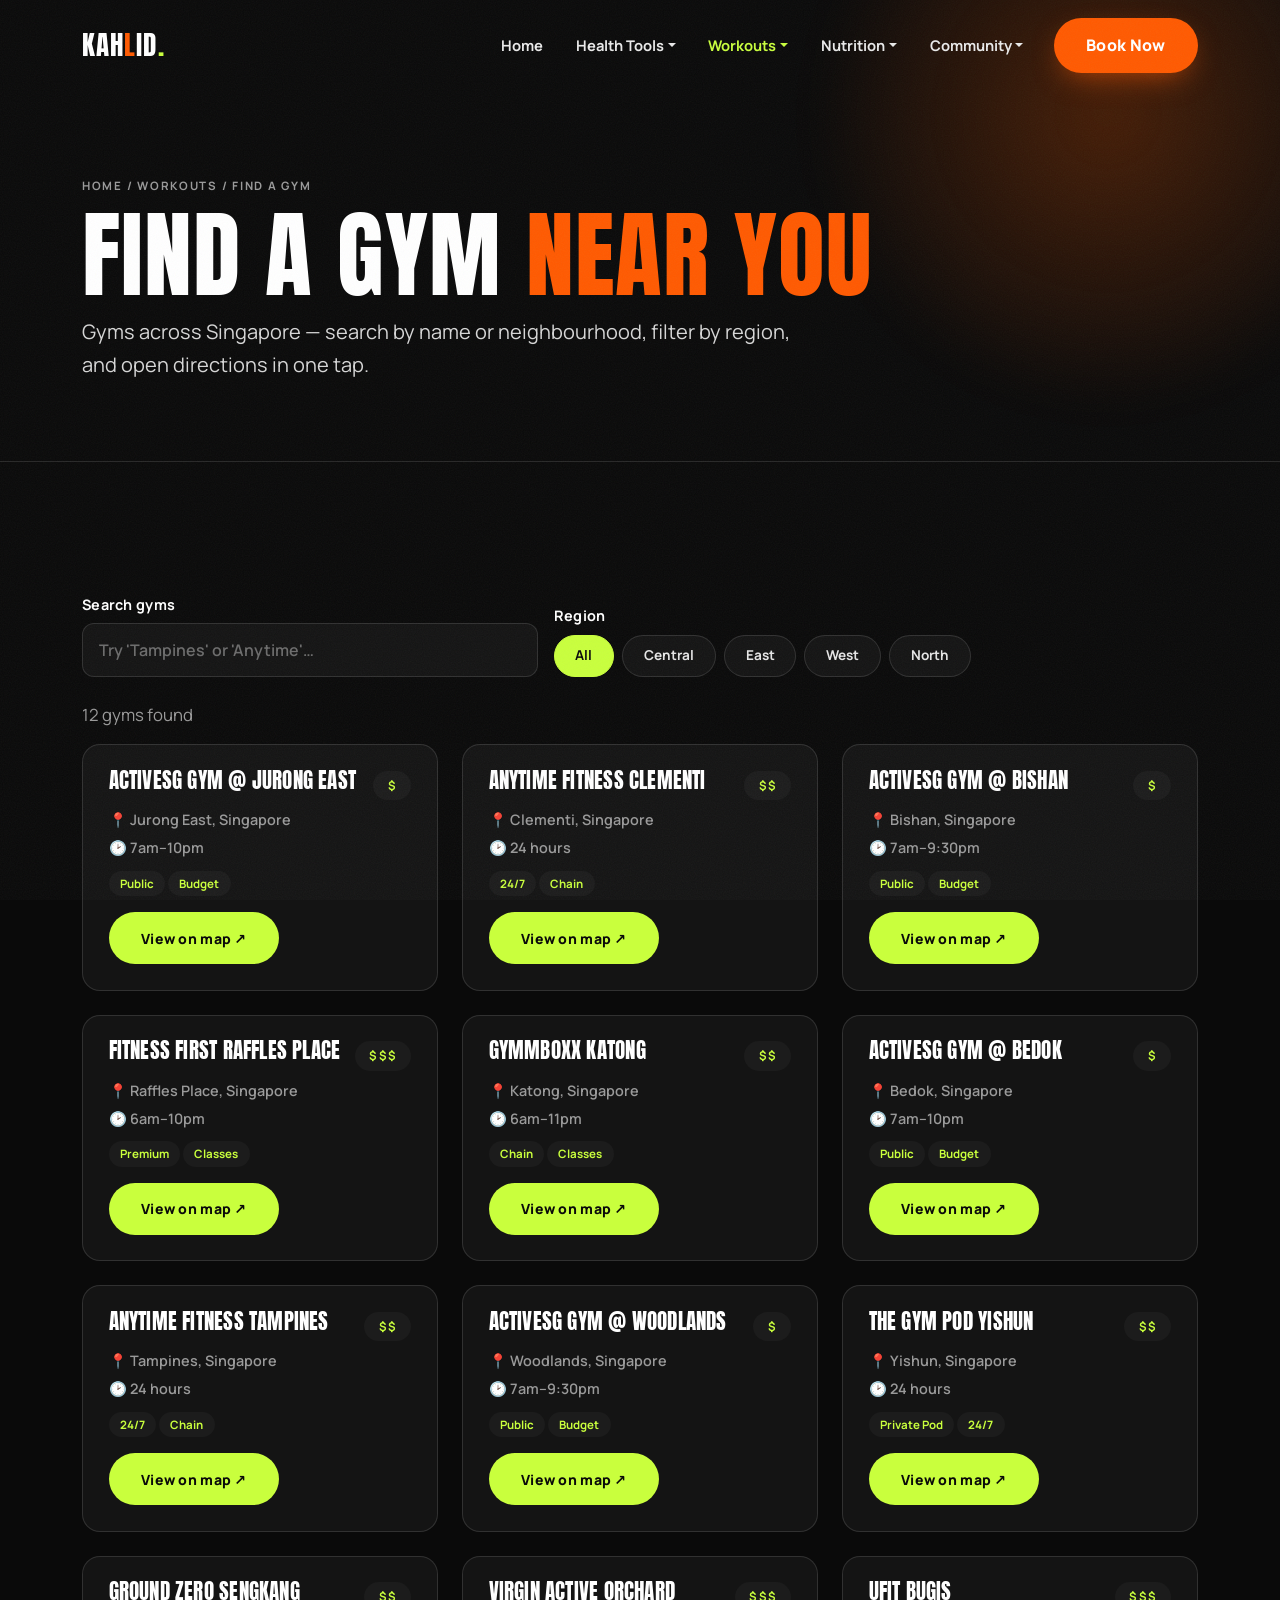
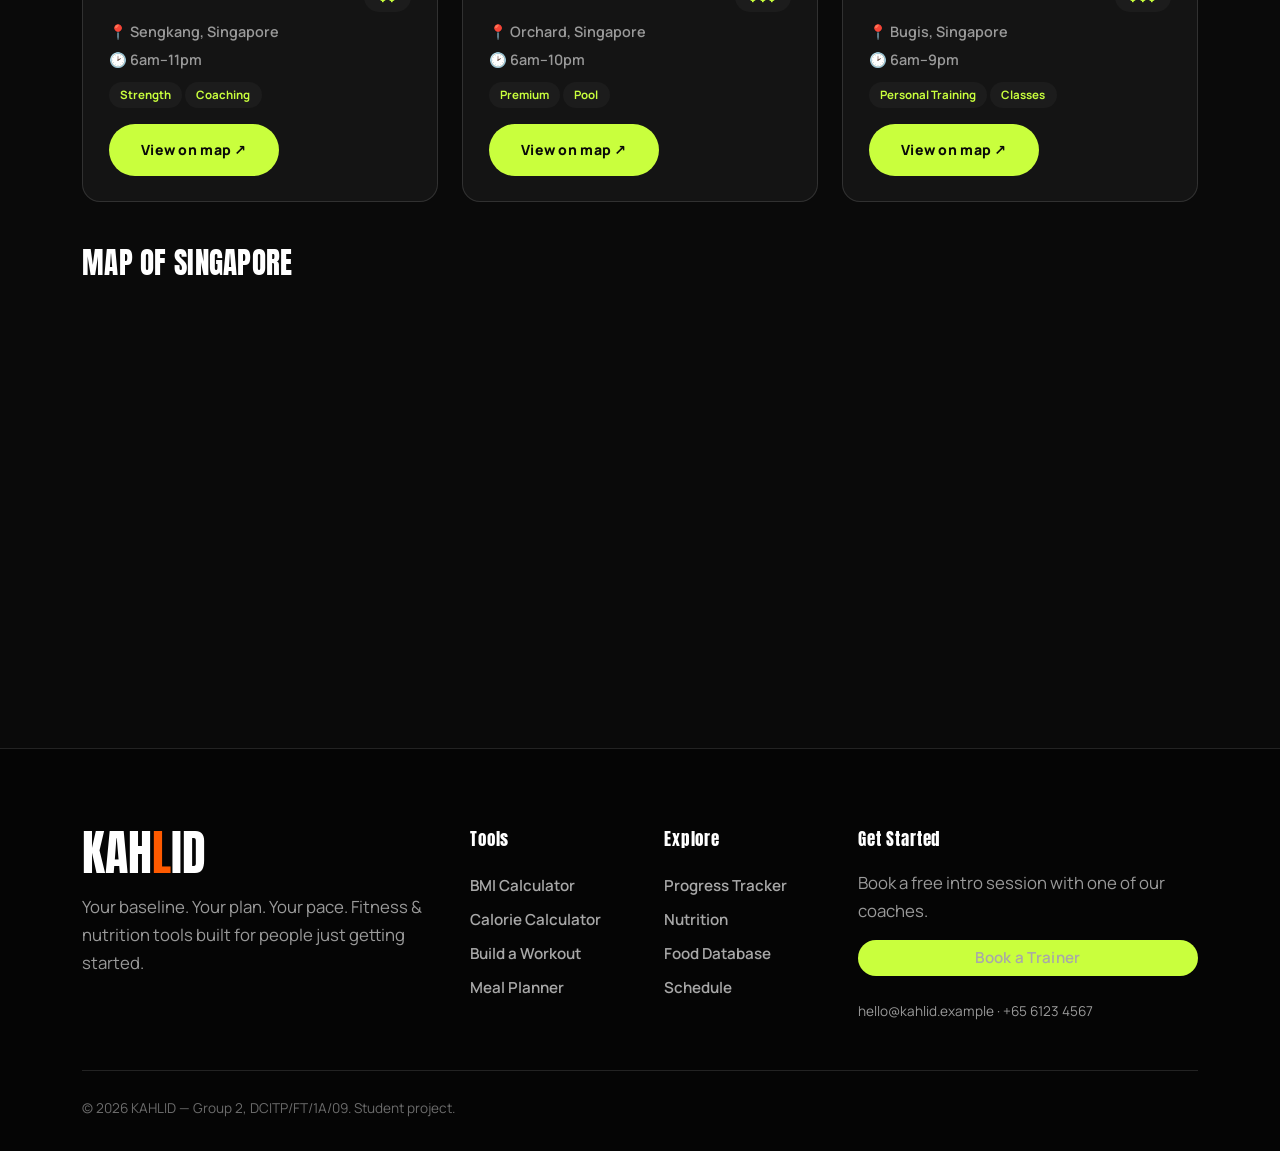
<file: DCITP1A09_Group2/DCITP1A09_Group2/pages/find-gym.html>
<!DOCTYPE html>
<html lang="en">
<head>
  <meta charset="utf-8">
  <meta name="viewport" content="width=device-width, initial-scale=1">
  <title>Find a Gym in Singapore — KAHLID</title>
  <meta name="description" content="Find a gym near you in Singapore. Search by name or area and filter by region, with prices, hours and map links.">
  <link href="https://fonts.googleapis.com/css2?family=Anton&family=Manrope:wght@400;600;700;800&display=swap" rel="stylesheet">
  <link href="https://cdn.jsdelivr.net/npm/bootstrap@5.3.3/dist/css/bootstrap.min.css" rel="stylesheet">
  <link rel="stylesheet" href="../assets/css/style.css">
</head>
<body>
  <div id="site-nav"></div>

  <header class="page-hero">
    <div class="container">
      <p class="breadcrumb-mini"><a href="../index.html">Home</a> / Workouts / Find a Gym</p>
      <h1 class="mt-3">Find a Gym <span class="text-orange">Near You</span></h1>
      <p class="lead-lg mt-3">Gyms across Singapore — search by name or neighbourhood, filter by region, and open directions in one tap.</p>
    </div>
  </header>

  <section class="section">
    <div class="container">
      <div class="row g-3 align-items-end mb-4">
        <div class="col-lg-5">
          <label class="form-label" for="gymSearch">Search gyms</label>
          <input type="search" class="form-control" id="gymSearch" placeholder="Try 'Tampines' or 'Anytime'…">
        </div>
        <div class="col-lg-7">
          <label class="form-label d-block">Region</label>
          <div class="d-flex flex-wrap gap-2">
            <button class="chip active" data-region="all">All</button>
            <button class="chip" data-region="central">Central</button>
            <button class="chip" data-region="east">East</button>
            <button class="chip" data-region="west">West</button>
            <button class="chip" data-region="north">North</button>
          </div>
        </div>
      </div>
      <p class="text-muted-soft" id="gymCount"></p>
      <div class="row g-4" id="gymGrid"></div>

      <div class="mt-5">
        <h2 class="fs-1-8 mb-3">Map of Singapore</h2>
        <iframe class="map-embed" title="Map of gyms in Singapore" loading="lazy" src="https://www.google.com/maps?q=gyms%20in%20singapore&output=embed"></iframe>
      </div>
    </div>
  </section>

  <div id="site-footer"></div>
  <script src="../assets/js/components.js"></script>
  <script src="../assets/js/find-gym.js"></script>
</body>
</html>
</file>
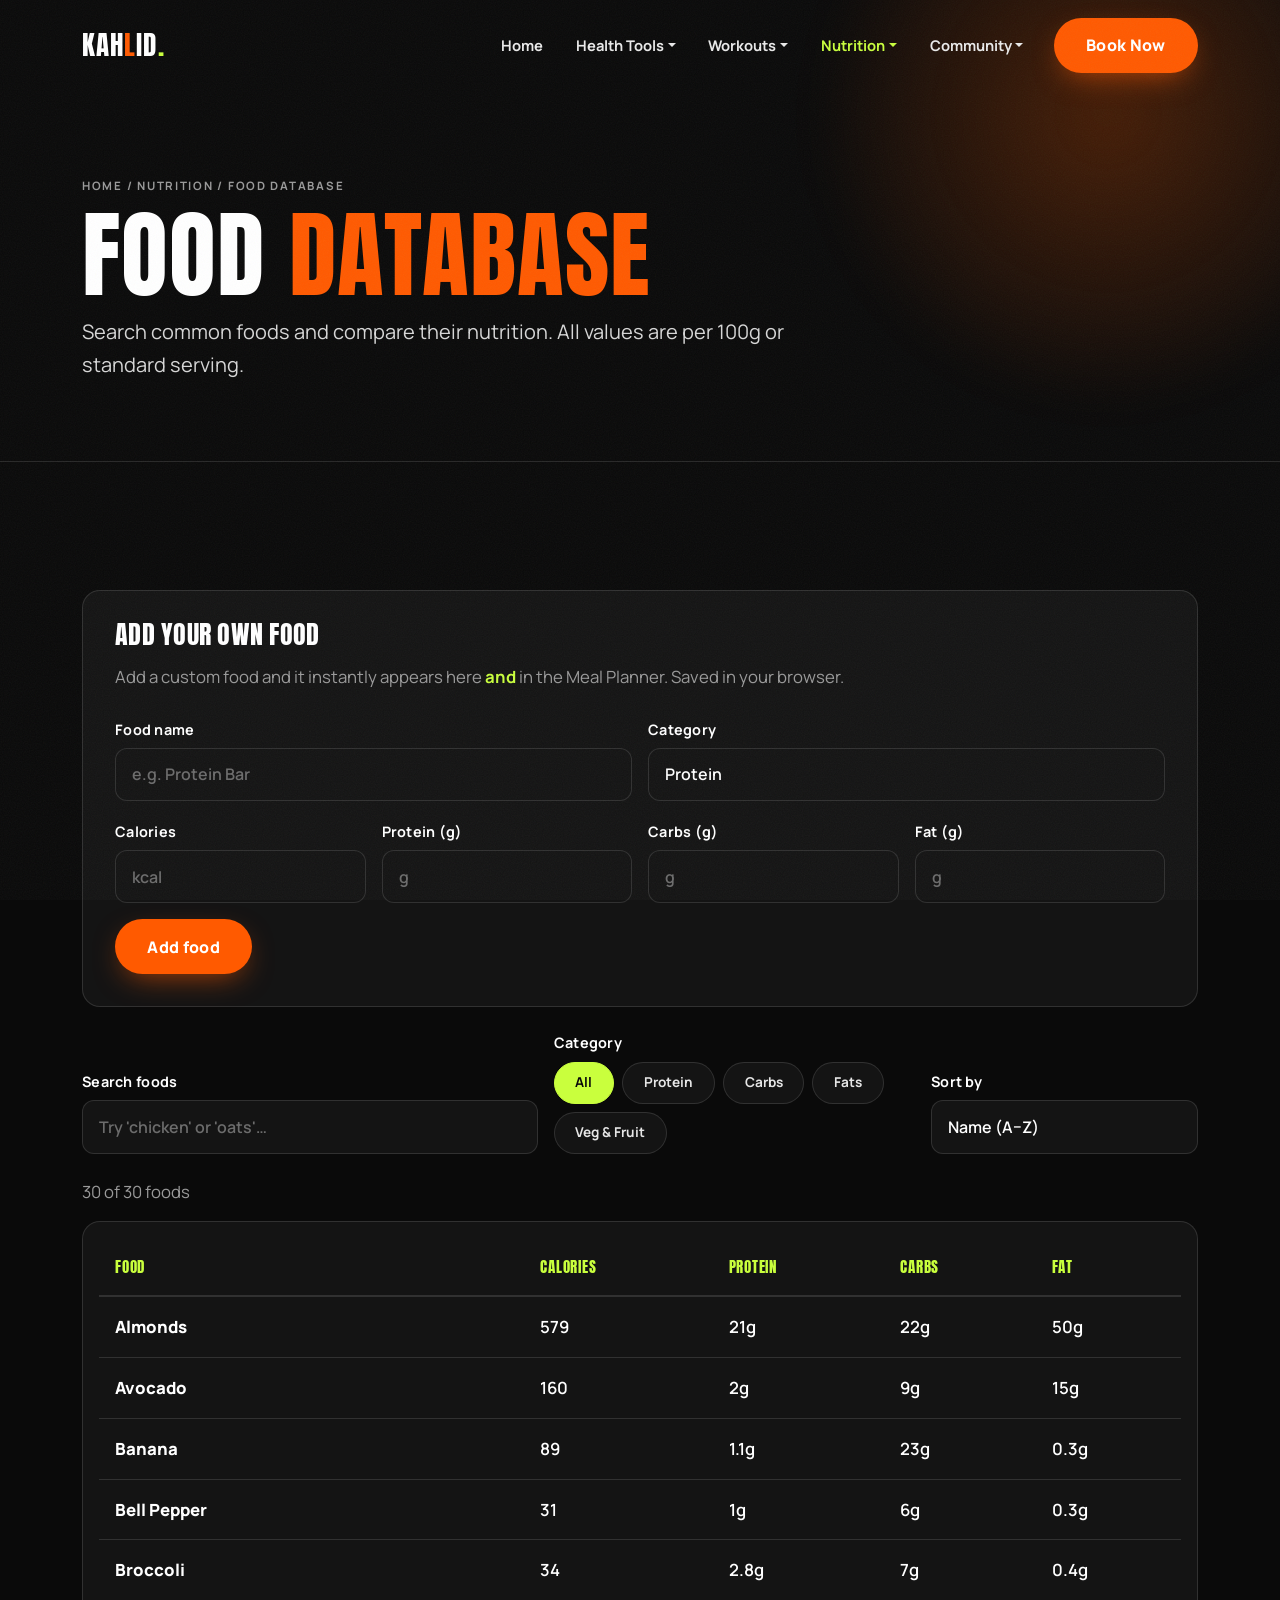
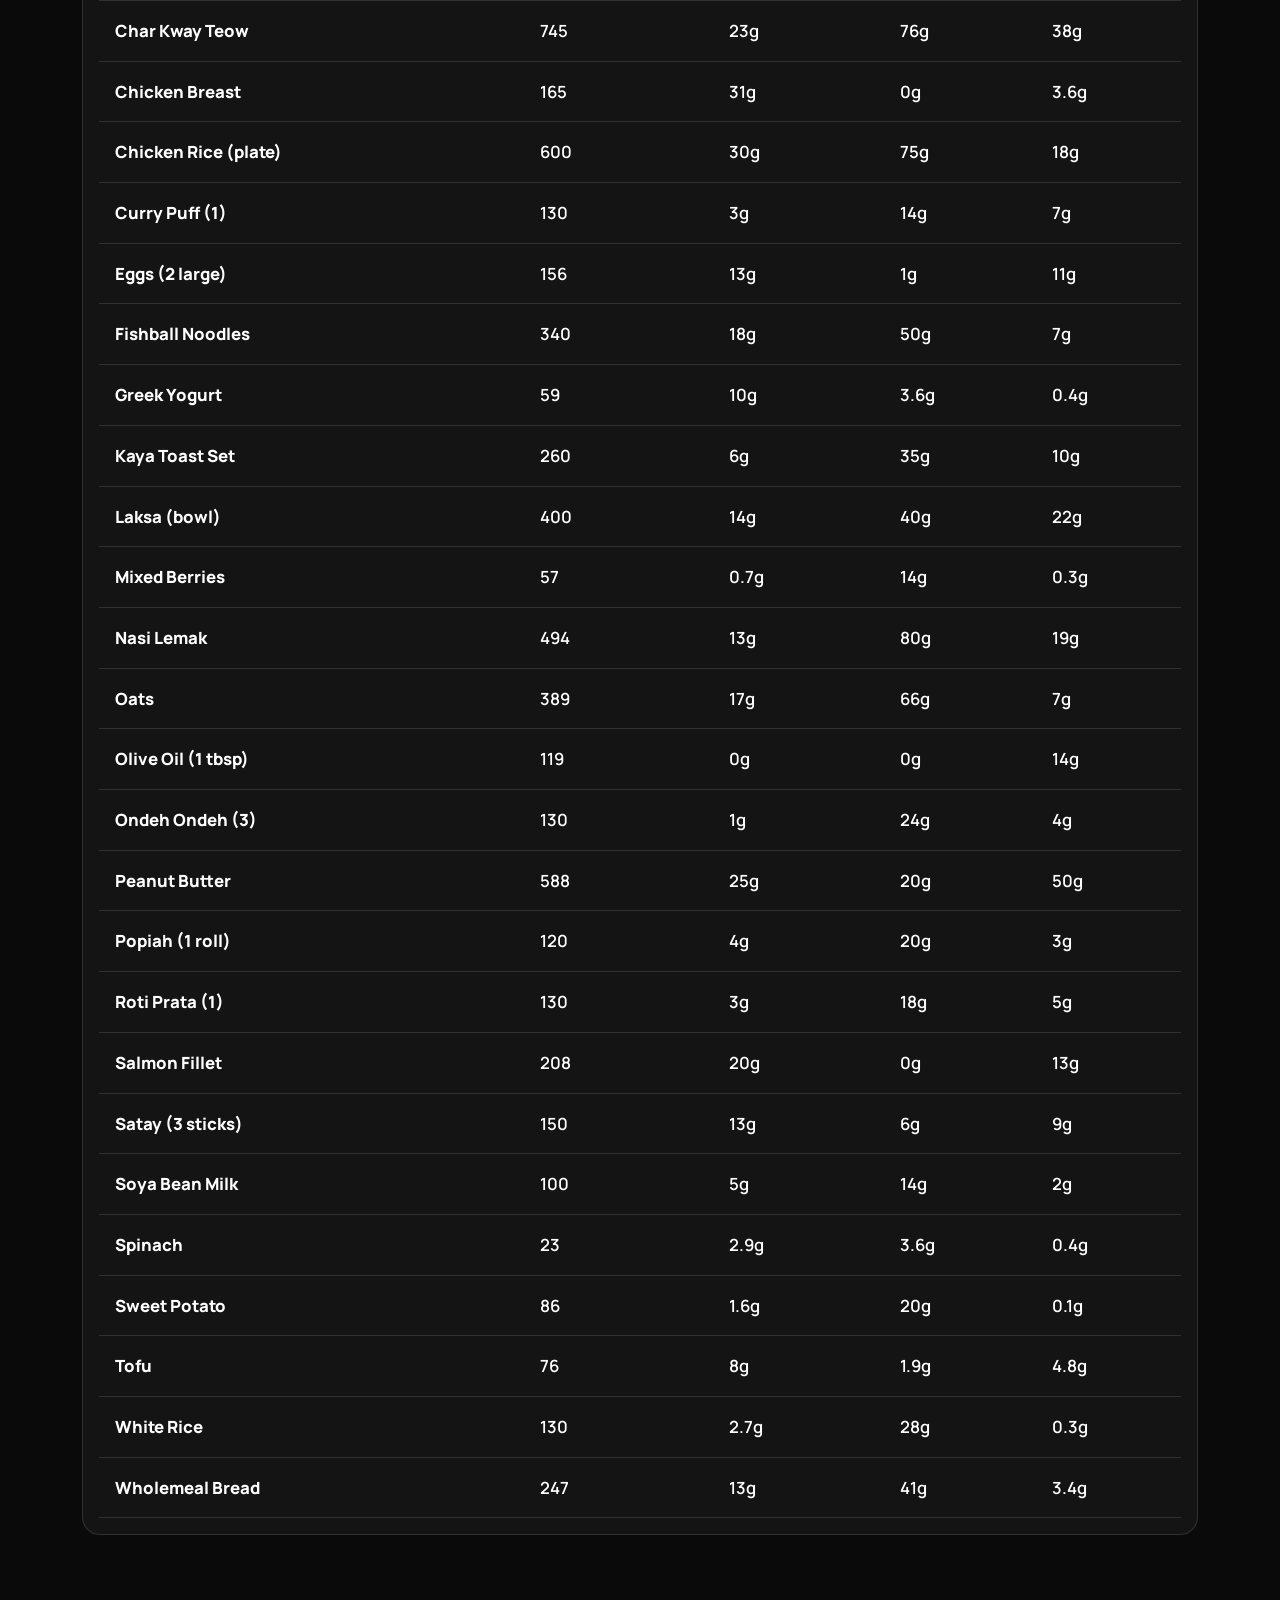
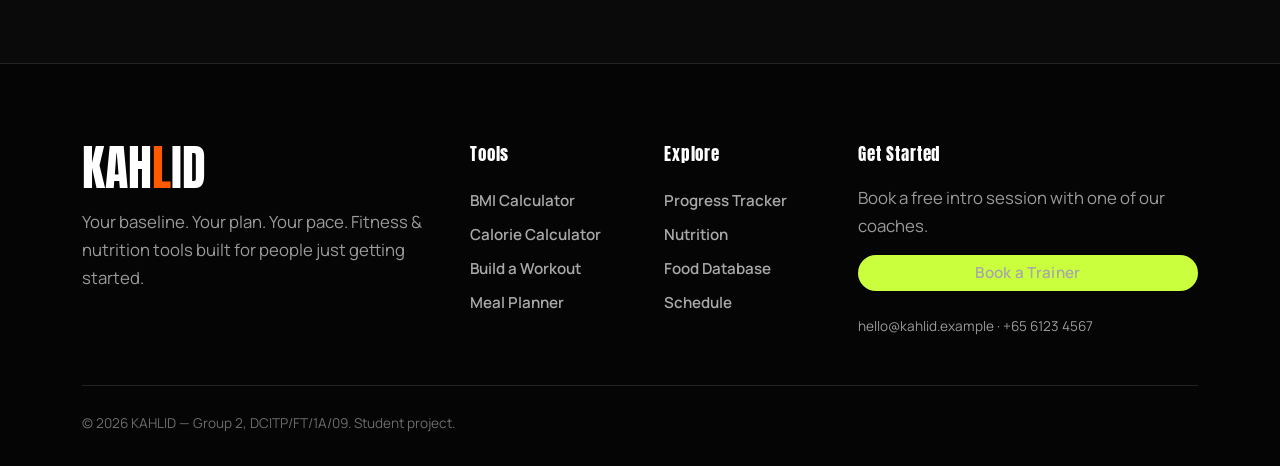
<file: DCITP1A09_Group2/DCITP1A09_Group2/pages/food-database.html>
<!DOCTYPE html>
<html lang="en">
<head>
  <meta charset="utf-8">
  <meta name="viewport" content="width=device-width, initial-scale=1">
  <title>Food Database — KAHLID</title>
  <meta name="description" content="Search a database of common foods and compare calories, protein, carbs and fat per serving.">
  <link href="https://fonts.googleapis.com/css2?family=Anton&family=Manrope:wght@400;600;700;800&display=swap" rel="stylesheet">
  <link href="https://cdn.jsdelivr.net/npm/bootstrap@5.3.3/dist/css/bootstrap.min.css" rel="stylesheet">
  <link rel="stylesheet" href="../assets/css/style.css">
</head>
<body>
  <div id="site-nav"></div>

  <header class="page-hero">
    <div class="container">
      <p class="breadcrumb-mini"><a href="../index.html">Home</a> / Nutrition / Food Database</p>
      <h1 class="mt-3">Food <span class="text-orange">Database</span></h1>
      <p class="lead-lg mt-3">Search common foods and compare their nutrition. All values are per 100g or standard serving.</p>
    </div>
  </header>

  <section class="section">
    <div class="container">
      <div class="card-flat mb-4" id="addFoodCard">
        <h2 class="fs-1-6 mb-3">Add your own food</h2>
        <p class="text-muted-soft mb-4">Add a custom food and it instantly appears here <strong class="text-lime">and</strong> in the Meal Planner. Saved in your browser.</p>
        <form id="addFoodForm" novalidate>
          <div class="row g-3">
            <div class="col-md-6">
              <label class="form-label" for="nfName">Food name</label>
              <input type="text" class="form-control" id="nfName" placeholder="e.g. Protein Bar">
              <div class="field-error" id="nfNameErr"></div>
            </div>
            <div class="col-md-6">
              <label class="form-label" for="nfCat">Category</label>
              <select class="form-select" id="nfCat">
                <option value="protein">Protein</option>
                <option value="carb">Carbs</option>
                <option value="fat">Fats</option>
                <option value="veg">Veg &amp; Fruit</option>
              </select>
            </div>
            <div class="col-6 col-md-3">
              <label class="form-label" for="nfCal">Calories</label>
              <input type="number" step="0.1" class="form-control" id="nfCal" placeholder="kcal">
              <div class="field-error" id="nfCalErr"></div>
            </div>
            <div class="col-6 col-md-3">
              <label class="form-label" for="nfProtein">Protein (g)</label>
              <input type="number" step="0.1" class="form-control" id="nfProtein" placeholder="g">
              <div class="field-error" id="nfProteinErr"></div>
            </div>
            <div class="col-6 col-md-3">
              <label class="form-label" for="nfCarbs">Carbs (g)</label>
              <input type="number" step="0.1" class="form-control" id="nfCarbs" placeholder="g">
              <div class="field-error" id="nfCarbsErr"></div>
            </div>
            <div class="col-6 col-md-3">
              <label class="form-label" for="nfFat">Fat (g)</label>
              <input type="number" step="0.1" class="form-control" id="nfFat" placeholder="g">
              <div class="field-error" id="nfFatErr"></div>
            </div>
          </div>
          <button type="submit" class="btn btn-flame mt-3">Add food</button>
          <span class="text-lime fw-bold ms-3 is-hidden" id="nfThanks">Added — it's now in the table &amp; Meal Planner ✦</span>
        </form>
      </div>

      <div class="row g-3 align-items-end mb-4 reveal is-visible">
        <div class="col-lg-5">
          <label class="form-label" for="foodSearch">Search foods</label>
          <input type="search" class="form-control" id="foodSearch" placeholder="Try 'chicken' or 'oats'…">
        </div>
        <div class="col-lg-4">
          <label class="form-label d-block">Category</label>
          <div class="d-flex flex-wrap gap-2">
            <button class="chip active" data-cat="all">All</button>
            <button class="chip" data-cat="protein">Protein</button>
            <button class="chip" data-cat="carb">Carbs</button>
            <button class="chip" data-cat="fat">Fats</button>
            <button class="chip" data-cat="veg">Veg &amp; Fruit</button>
          </div>
        </div>
        <div class="col-lg-3">
          <label class="form-label" for="foodSort">Sort by</label>
          <select class="form-select" id="foodSort">
            <option value="name">Name (A–Z)</option>
            <option value="cal">Calories (high→low)</option>
            <option value="protein">Protein (high→low)</option>
          </select>
        </div>
      </div>
      <p class="text-muted-soft" id="foodCount"></p>
      <div class="card-flat pad-1">
        <div class="table-responsive">
          <table class="table-fit">
            <thead><tr><th>Food</th><th>Calories</th><th>Protein</th><th>Carbs</th><th>Fat</th></tr></thead>
            <tbody id="foodBody"></tbody>
          </table>
        </div>
      </div>
    </div>
  </section>

  <div id="site-footer"></div>
  <script src="../assets/js/components.js"></script>
  <script src="../assets/js/food-database.js"></script>
</body>
</html>
</file>
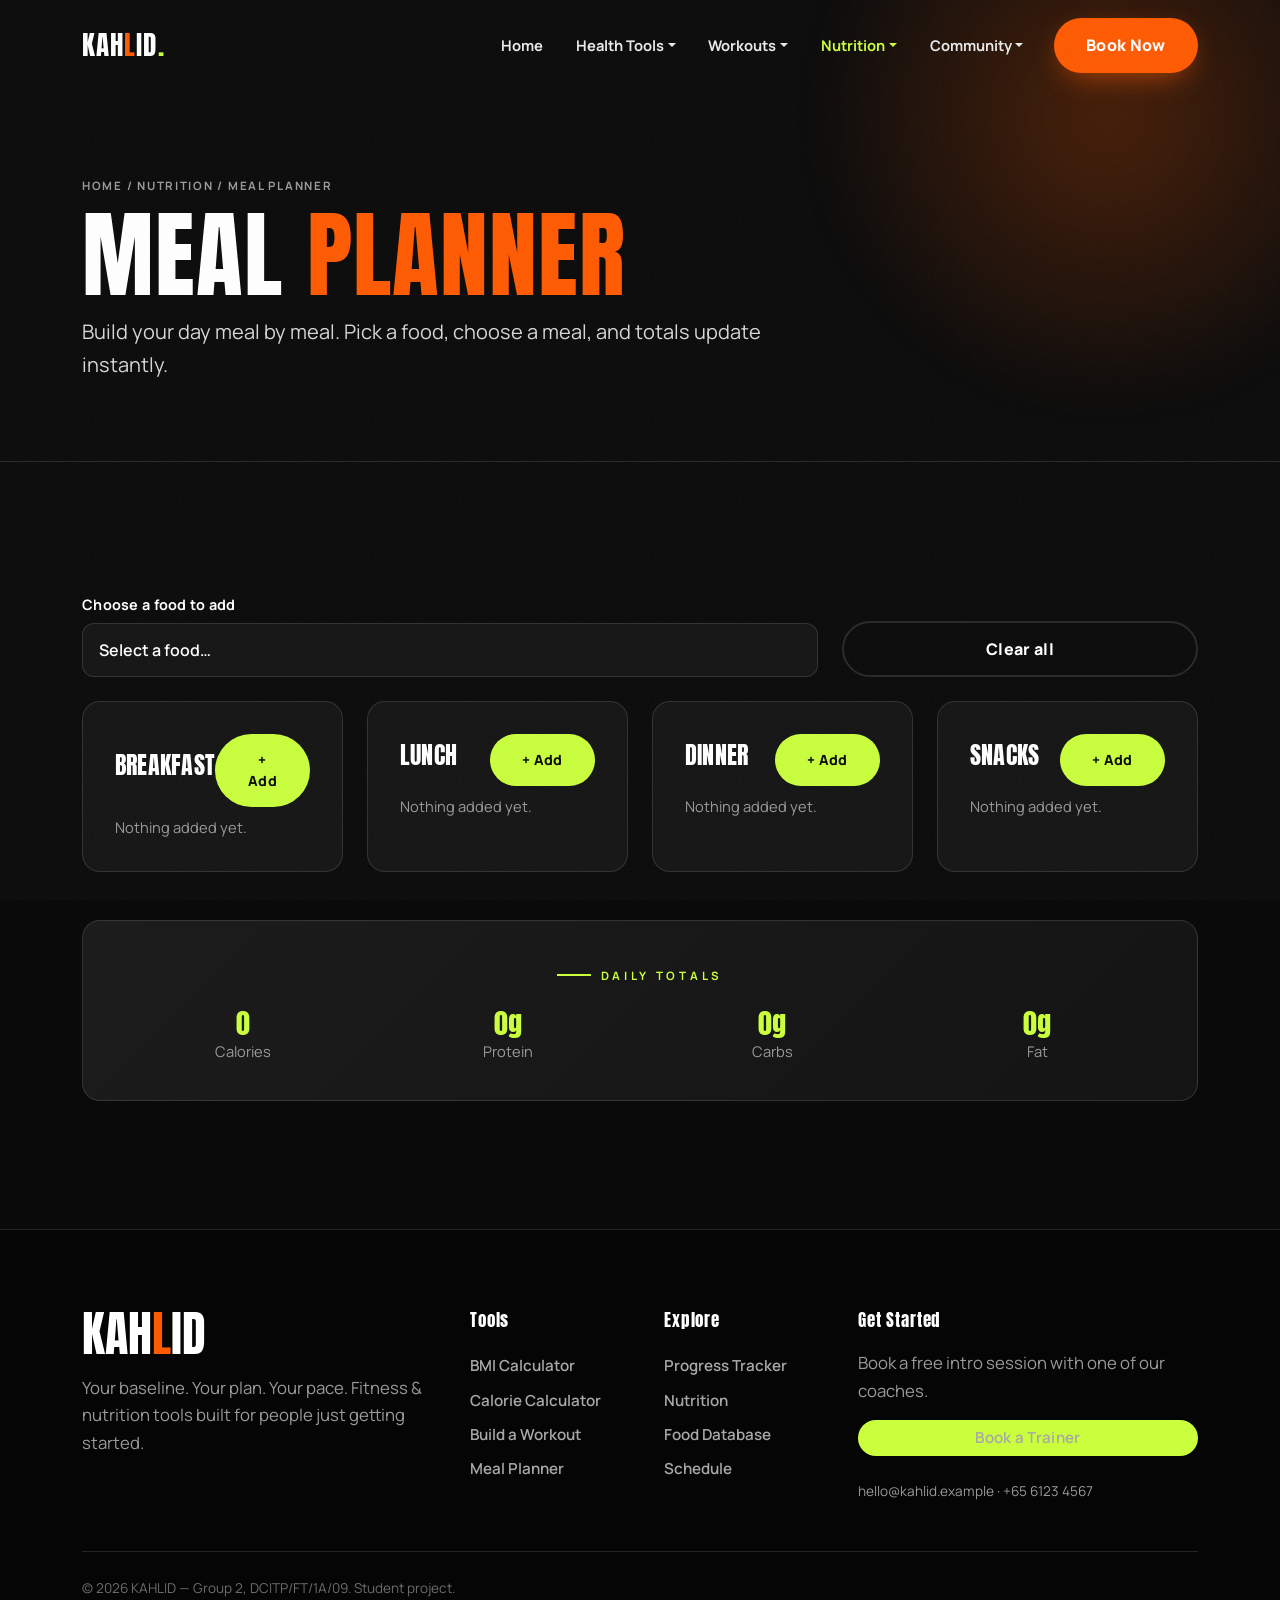
<file: DCITP1A09_Group2/DCITP1A09_Group2/pages/meal-planner.html>
<!DOCTYPE html>
<html lang="en">
<head>
  <meta charset="utf-8">
  <meta name="viewport" content="width=device-width, initial-scale=1">
  <title>Meal Planner — KAHLID</title>
  <meta name="description" content="Add foods to breakfast, lunch, dinner and snacks and watch your daily calories and macros update live.">
  <link href="https://fonts.googleapis.com/css2?family=Anton&family=Manrope:wght@400;600;700;800&display=swap" rel="stylesheet">
  <link href="https://cdn.jsdelivr.net/npm/bootstrap@5.3.3/dist/css/bootstrap.min.css" rel="stylesheet">
  <link rel="stylesheet" href="../assets/css/style.css">
</head>
<body>
  <div id="site-nav"></div>

  <header class="page-hero">
    <div class="container">
      <p class="breadcrumb-mini"><a href="../index.html">Home</a> / Nutrition / Meal Planner</p>
      <h1 class="mt-3">Meal <span class="text-orange">Planner</span></h1>
      <p class="lead-lg mt-3">Build your day meal by meal. Pick a food, choose a meal, and totals update instantly.</p>
    </div>
  </header>

  <section class="section">
    <div class="container">
      <div class="row g-4 align-items-end mb-4 reveal is-visible">
        <div class="col-md-8">
          <label class="form-label" for="mealFoodSelect">Choose a food to add</label>
          <select class="form-select" id="mealFoodSelect"></select>
          <div class="field-error" id="mealFoodSelectErr">Please pick a food first.</div>
        </div>
        <div class="col-md-4">
          <button class="btn btn-ghost w-100" id="mealClear">Clear all</button>
        </div>
      </div>

      <div class="row g-4" id="mealBoard">
        <div class="col-md-6 col-lg-3 reveal">
          <div class="card-flat h-100">
            <div class="d-flex justify-content-between align-items-center mb-2"><h3 class="fs-1-3">Breakfast</h3><button class="btn btn-lime btn-sm" data-add="breakfast">+ Add</button></div>
            <ul class="list-unstyled mb-0" id="list-breakfast"></ul>
          </div>
        </div>
        <div class="col-md-6 col-lg-3 reveal" data-delay="1">
          <div class="card-flat h-100">
            <div class="d-flex justify-content-between align-items-center mb-2"><h3 class="fs-1-3">Lunch</h3><button class="btn btn-lime btn-sm" data-add="lunch">+ Add</button></div>
            <ul class="list-unstyled mb-0" id="list-lunch"></ul>
          </div>
        </div>
        <div class="col-md-6 col-lg-3 reveal" data-delay="2">
          <div class="card-flat h-100">
            <div class="d-flex justify-content-between align-items-center mb-2"><h3 class="fs-1-3">Dinner</h3><button class="btn btn-lime btn-sm" data-add="dinner">+ Add</button></div>
            <ul class="list-unstyled mb-0" id="list-dinner"></ul>
          </div>
        </div>
        <div class="col-md-6 col-lg-3 reveal" data-delay="3">
          <div class="card-flat h-100">
            <div class="d-flex justify-content-between align-items-center mb-2"><h3 class="fs-1-3">Snacks</h3><button class="btn btn-lime btn-sm" data-add="snacks">+ Add</button></div>
            <ul class="list-unstyled mb-0" id="list-snacks"></ul>
          </div>
        </div>
      </div>

      <div class="result-panel mt-5 reveal">
        <span class="eyebrow lime justify-content-center d-inline-flex">Daily Totals</span>
        <div class="row g-3 mt-2">
          <div class="col-6 col-lg-3"><div class="result-big fs-3" id="totCal">0</div><small class="text-muted-soft">Calories</small></div>
          <div class="col-6 col-lg-3"><div class="result-big fs-3" id="totP">0g</div><small class="text-muted-soft">Protein</small></div>
          <div class="col-6 col-lg-3"><div class="result-big fs-3" id="totCb">0g</div><small class="text-muted-soft">Carbs</small></div>
          <div class="col-6 col-lg-3"><div class="result-big fs-3" id="totF">0g</div><small class="text-muted-soft">Fat</small></div>
        </div>
      </div>
    </div>
  </section>

  <div id="site-footer"></div>
  <script src="../assets/js/components.js"></script>
  <script src="../assets/js/meal-planner.js"></script>
</body>
</html>
</file>
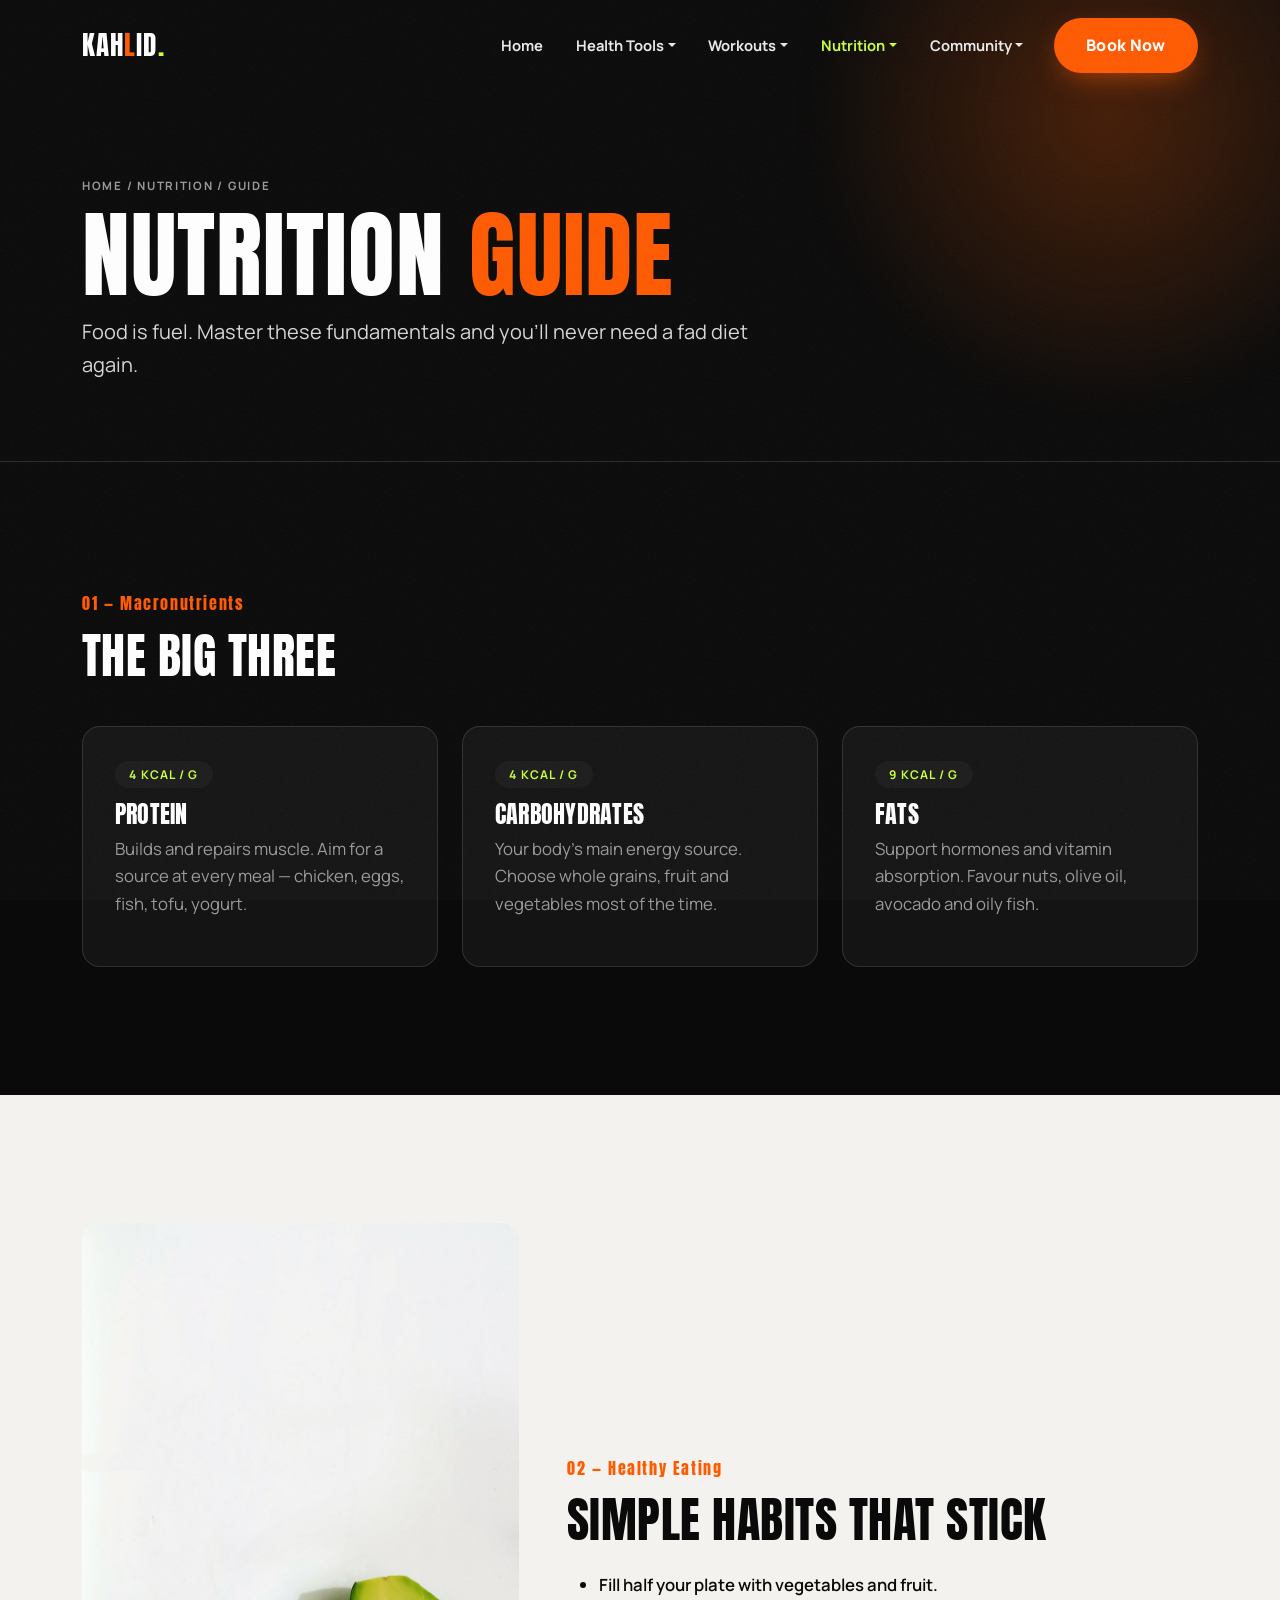
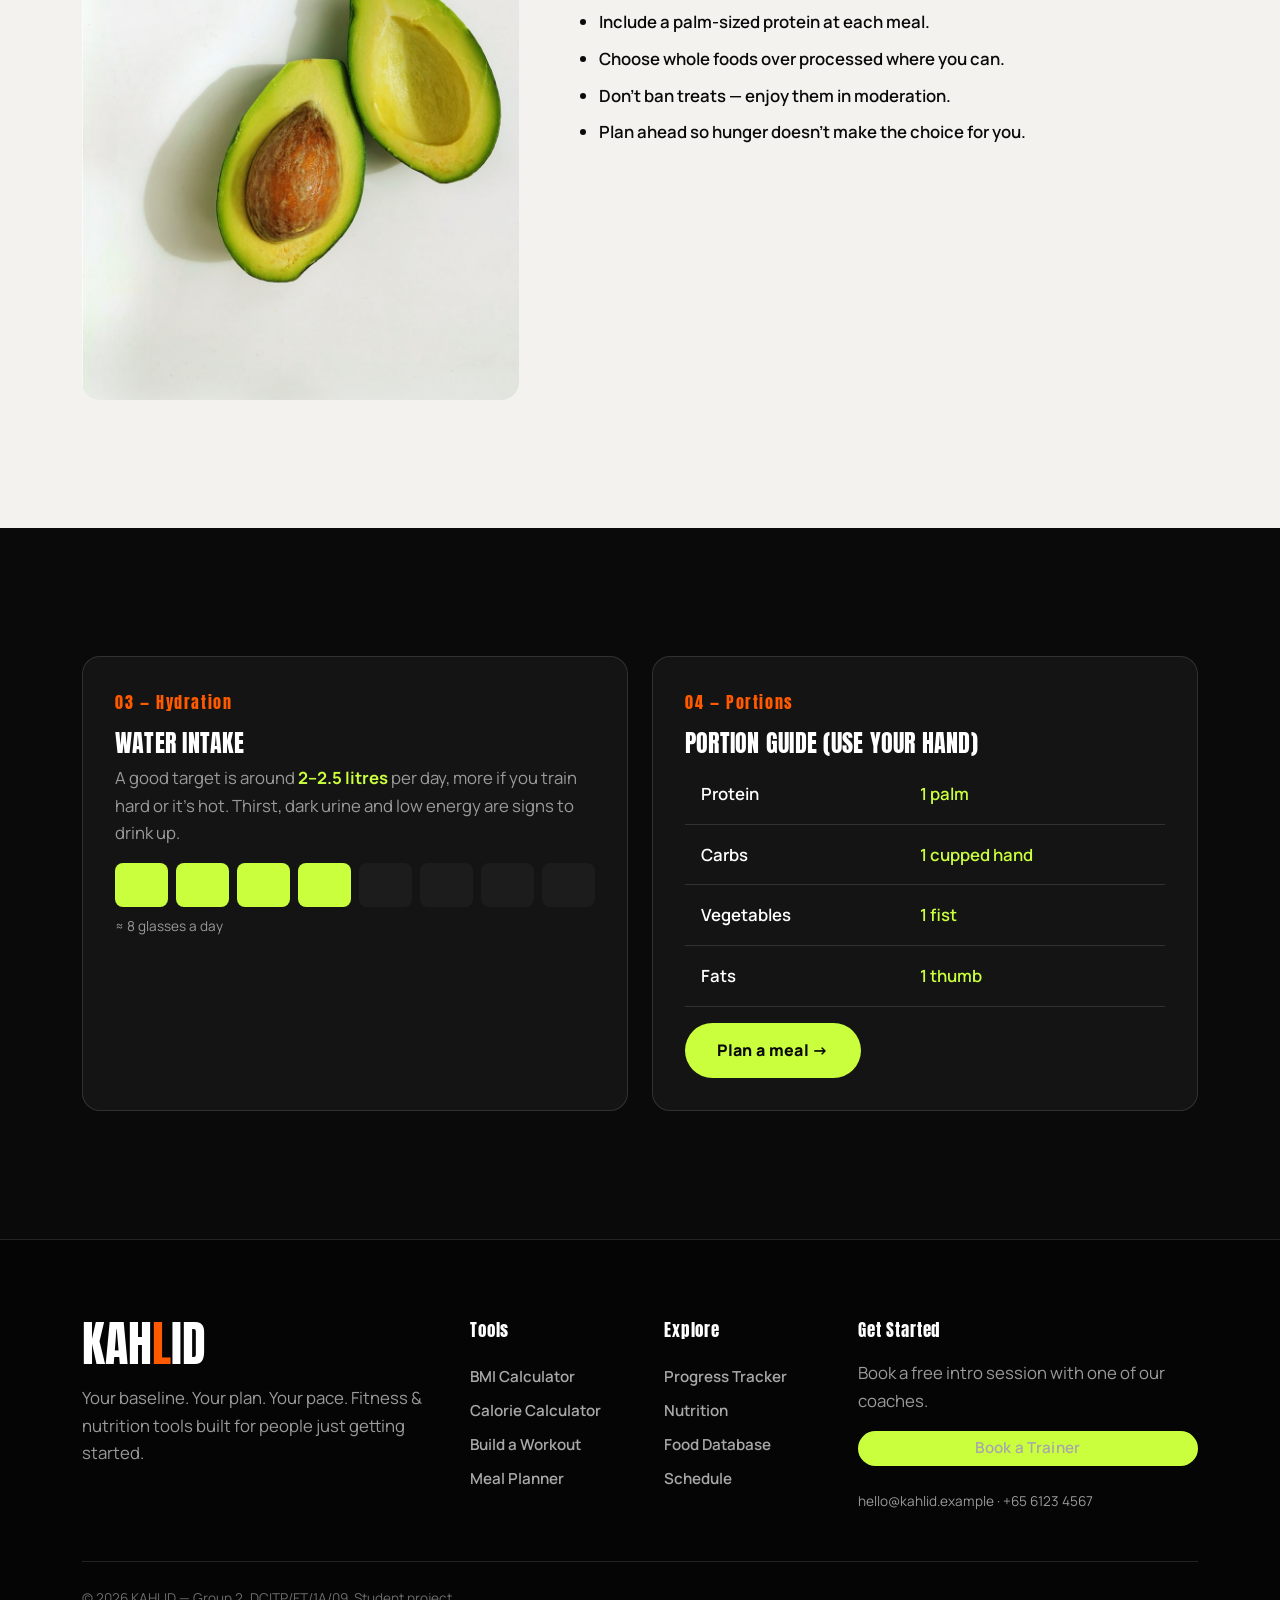
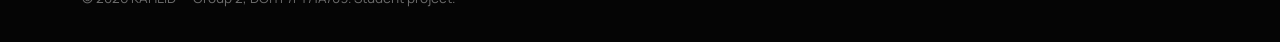
<file: DCITP1A09_Group2/DCITP1A09_Group2/pages/nutrition-guide.html>
<!DOCTYPE html>
<html lang="en">
<head>
  <meta charset="utf-8">
  <meta name="viewport" content="width=device-width, initial-scale=1">
  <title>Nutrition Guide — KAHLID</title>
  <meta name="description" content="Learn the basics of macronutrients, healthy eating, hydration and portion sizes to fuel your training.">
  <link href="https://fonts.googleapis.com/css2?family=Anton&family=Manrope:wght@400;600;700;800&display=swap" rel="stylesheet">
  <link href="https://cdn.jsdelivr.net/npm/bootstrap@5.3.3/dist/css/bootstrap.min.css" rel="stylesheet">
  <link rel="stylesheet" href="../assets/css/style.css">
</head>
<body>
  <div id="site-nav"></div>

  <header class="page-hero">
    <div class="container">
      <p class="breadcrumb-mini"><a href="../index.html">Home</a> / Nutrition / Guide</p>
      <h1 class="mt-3">Nutrition <span class="text-orange">Guide</span></h1>
      <p class="lead-lg mt-3">Food is fuel. Master these fundamentals and you'll never need a fad diet again.</p>
    </div>
  </header>

  <section class="section">
    <div class="container">
      <div class="row align-items-end mb-5">
        <div class="col-lg-8 reveal"><span class="chapter-no">01 — Macronutrients</span><h2 class="mt-3 h-3">The big three</h2></div>
      </div>
      <div class="row g-4">
        <div class="col-md-4 reveal">
          <div class="card-flat">
            <span class="badge-soft">4 kcal / g</span>
            <h3 class="mt-3">Protein</h3>
            <p class="text-muted-soft">Builds and repairs muscle. Aim for a source at every meal — chicken, eggs, fish, tofu, yogurt.</p>
          </div>
        </div>
        <div class="col-md-4 reveal" data-delay="1">
          <div class="card-flat">
            <span class="badge-soft">4 kcal / g</span>
            <h3 class="mt-3">Carbohydrates</h3>
            <p class="text-muted-soft">Your body's main energy source. Choose whole grains, fruit and vegetables most of the time.</p>
          </div>
        </div>
        <div class="col-md-4 reveal" data-delay="2">
          <div class="card-flat">
            <span class="badge-soft">9 kcal / g</span>
            <h3 class="mt-3">Fats</h3>
            <p class="text-muted-soft">Support hormones and vitamin absorption. Favour nuts, olive oil, avocado and oily fish.</p>
          </div>
        </div>
      </div>
    </div>
  </section>

  <section class="section section-smoke">
    <div class="container">
      <div class="row g-5 align-items-center">
        <!-- Image from https://images.unsplash.com/photo-1677555024309-19edb4a1d40e -->
        <div class="col-lg-5 reveal"><img src="../assets/images/food-avocado.jpg" alt="Halved avocado on a light surface" class="rounded-18"></div>
        <div class="col-lg-7 reveal" data-delay="1">
          <span class="chapter-no">02 — Healthy Eating</span>
          <h2 class="mt-3 h-3">Simple habits that stick</h2>
          <ul class="mt-4 lh-22 fw-600">
            <li>Fill half your plate with vegetables and fruit.</li>
            <li>Include a palm-sized protein at each meal.</li>
            <li>Choose whole foods over processed where you can.</li>
            <li>Don't ban treats — enjoy them in moderation.</li>
            <li>Plan ahead so hunger doesn't make the choice for you.</li>
          </ul>
        </div>
      </div>
    </div>
  </section>

  <section class="section">
    <div class="container">
      <div class="row g-4">
        <div class="col-lg-6 reveal">
          <div class="card-flat h-100">
            <span class="chapter-no">03 — Hydration</span>
            <h3 class="mt-3 fs-1-8">Water intake</h3>
            <p class="text-muted-soft">A good target is around <span class="text-lime fw-bold">2–2.5 litres</span> per day, more if you train hard or it's hot. Thirst, dark urine and low energy are signs to drink up.</p>
            <div class="d-flex gap-2 mt-3" aria-hidden="true">
              <span class="water water-on"></span>
              <span class="water water-on"></span>
              <span class="water water-on"></span>
              <span class="water water-on"></span>
              <span class="water water-off"></span>
              <span class="water water-off"></span>
              <span class="water water-off"></span>
              <span class="water water-off"></span>
            </div>
            <p class="text-muted-soft mt-2 mb-0 fs-sm">≈ 8 glasses a day</p>
          </div>
        </div>
        <div class="col-lg-6 reveal" data-delay="1">
          <div class="card-flat h-100">
            <span class="chapter-no">04 — Portions</span>
            <h3 class="mt-3 fs-1-8">Portion guide (use your hand)</h3>
            <table class="table-fit mt-2">
              <tbody>
                <tr><td>Protein</td><td class="text-lime">1 palm</td></tr>
                <tr><td>Carbs</td><td class="text-lime">1 cupped hand</td></tr>
                <tr><td>Vegetables</td><td class="text-lime">1 fist</td></tr>
                <tr><td>Fats</td><td class="text-lime">1 thumb</td></tr>
              </tbody>
            </table>
            <a href="meal-planner.html" class="btn btn-lime mt-3">Plan a meal →</a>
          </div>
        </div>
      </div>
    </div>
  </section>

  <div id="site-footer"></div>
  <script src="../assets/js/components.js"></script>
</body>
</html>
</file>
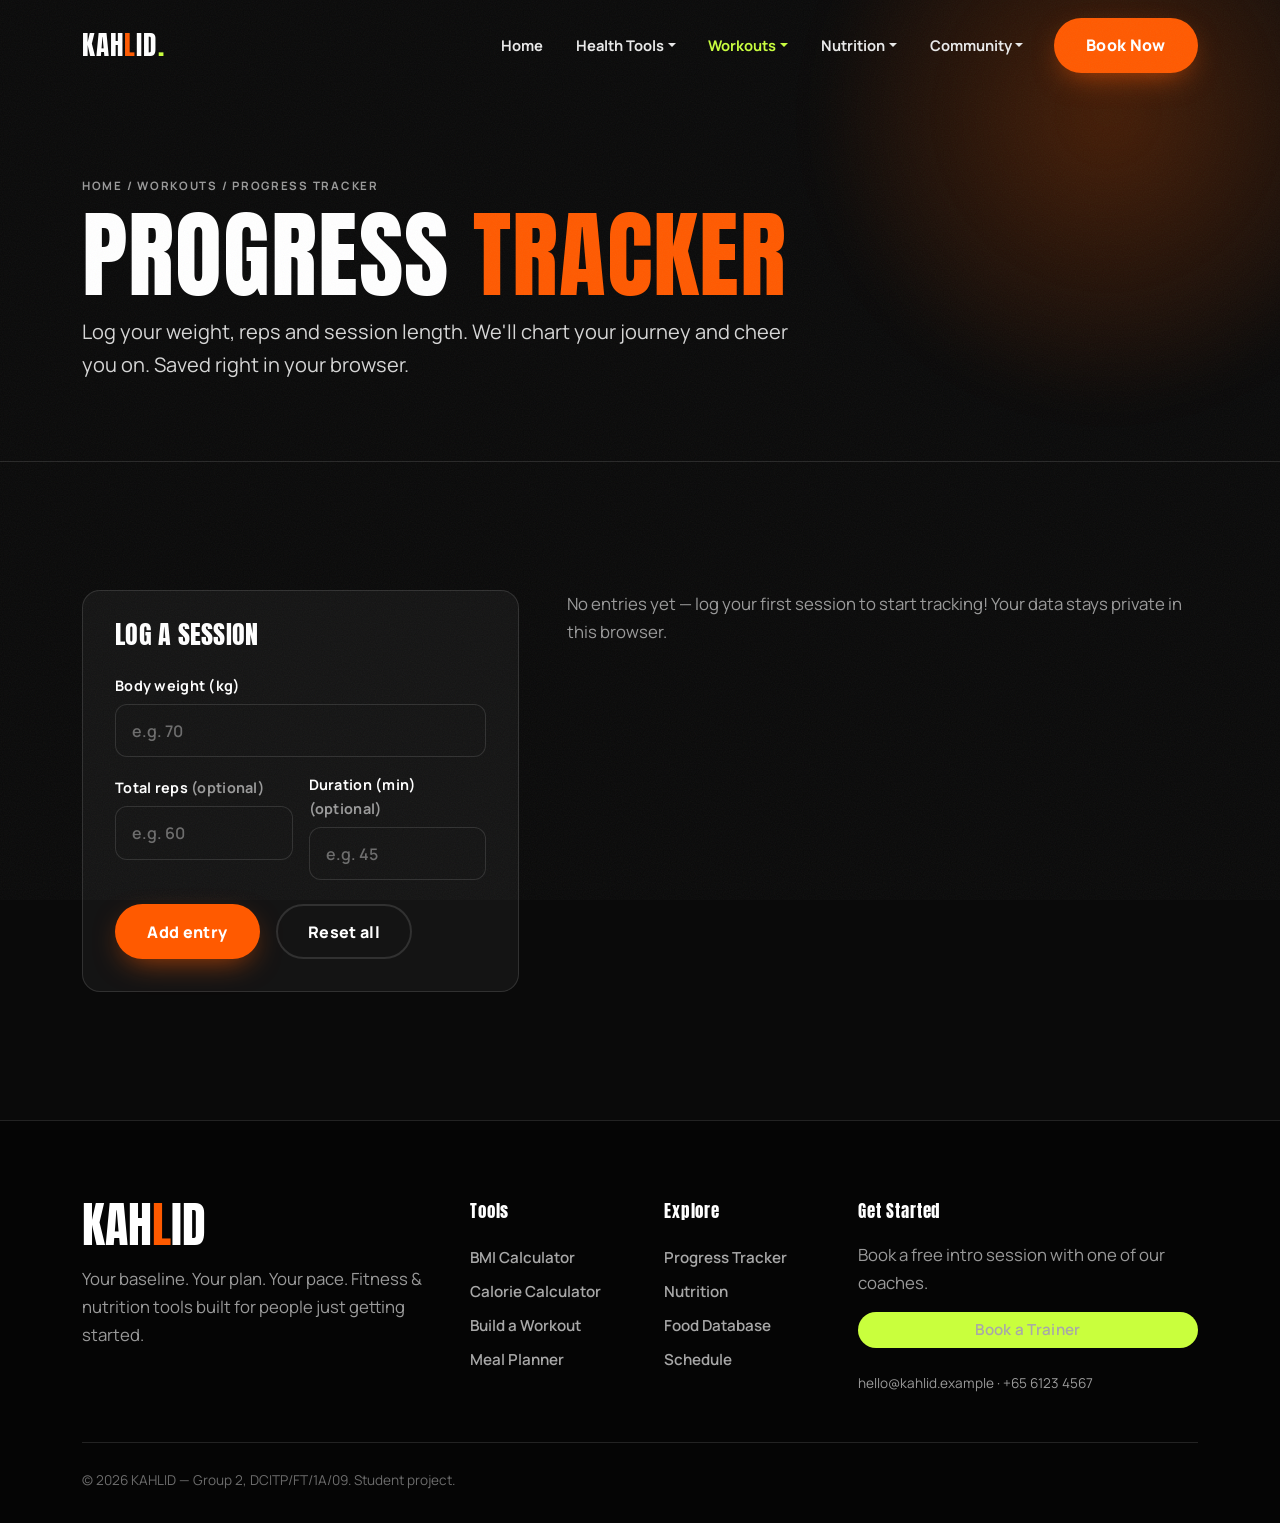
<file: DCITP1A09_Group2/DCITP1A09_Group2/pages/progress-tracker.html>
<!DOCTYPE html>
<html lang="en">
<head>
  <meta charset="utf-8">
  <meta name="viewport" content="width=device-width, initial-scale=1">
  <title>Progress Tracker — KAHLID</title>
  <meta name="description" content="Log your weight, reps and workout duration and watch your progress over time with a simple chart and motivational feedback.">
  <link href="https://fonts.googleapis.com/css2?family=Anton&family=Manrope:wght@400;600;700;800&display=swap" rel="stylesheet">
  <link href="https://cdn.jsdelivr.net/npm/bootstrap@5.3.3/dist/css/bootstrap.min.css" rel="stylesheet">
  <link rel="stylesheet" href="../assets/css/style.css">
</head>
<body>
  <div id="site-nav"></div>

  <header class="page-hero">
    <div class="container">
      <p class="breadcrumb-mini"><a href="../index.html">Home</a> / Workouts / Progress Tracker</p>
      <h1 class="mt-3">Progress <span class="text-orange">Tracker</span></h1>
      <p class="lead-lg mt-3">Log your weight, reps and session length. We'll chart your journey and cheer you on. Saved right in your browser.</p>
    </div>
  </header>

  <section class="section">
    <div class="container">
      <div class="row g-5">
        <div class="col-lg-5">
          <div class="card-flat">
            <h2 class="fs-1-6 mb-4">Log a session</h2>
            <form id="progressForm" novalidate>
              <div class="mb-3">
                <label class="form-label" for="pWeight">Body weight (kg)</label>
                <input type="number" step="0.1" class="form-control" id="pWeight" placeholder="e.g. 70">
                <div class="field-error" id="pWeightErr"></div>
              </div>
              <div class="row g-3">
                <div class="col-6">
                  <label class="form-label" for="pReps">Total reps <span class="text-muted-soft">(optional)</span></label>
                  <input type="number" class="form-control" id="pReps" placeholder="e.g. 60">
                  <div class="field-error" id="pRepsErr"></div>
                </div>
                <div class="col-6">
                  <label class="form-label" for="pDuration">Duration (min) <span class="text-muted-soft">(optional)</span></label>
                  <input type="number" class="form-control" id="pDuration" placeholder="e.g. 45">
                  <div class="field-error" id="pDurationErr"></div>
                </div>
              </div>
              <div class="d-flex gap-3 mt-4">
                <button type="submit" class="btn btn-flame">Add entry</button>
                <button type="button" class="btn btn-ghost" id="progressReset">Reset all</button>
              </div>
            </form>
          </div>
        </div>
        <div class="col-lg-7">
          <p class="text-muted-soft" id="progressEmpty">No entries yet — log your first session to start tracking! Your data stays private in this browser.</p>
          <div id="progressPanel" class="is-hidden">
            <div class="motivation mb-4" id="progressMsg"></div>
            <div class="card-flat mb-4">
              <h3 class="fs-1-3 mb-2">Body weight trend</h3>
              <div class="spark-chart" id="progressChart"></div>
            </div>
            <div class="card-flat pad-1">
              <div class="progress-table-wrap">
                <table class="table-fit">
                  <thead><tr><th>Date</th><th>Weight</th><th>Reps</th><th>Duration</th></tr></thead>
                  <tbody id="progressBody"></tbody>
                </table>
              </div>
            </div>
          </div>
        </div>
      </div>
    </div>
  </section>

  <div id="site-footer"></div>
  <script src="../assets/js/components.js"></script>
  <script src="../assets/js/progress-tracker.js"></script>
</body>
</html>
</file>
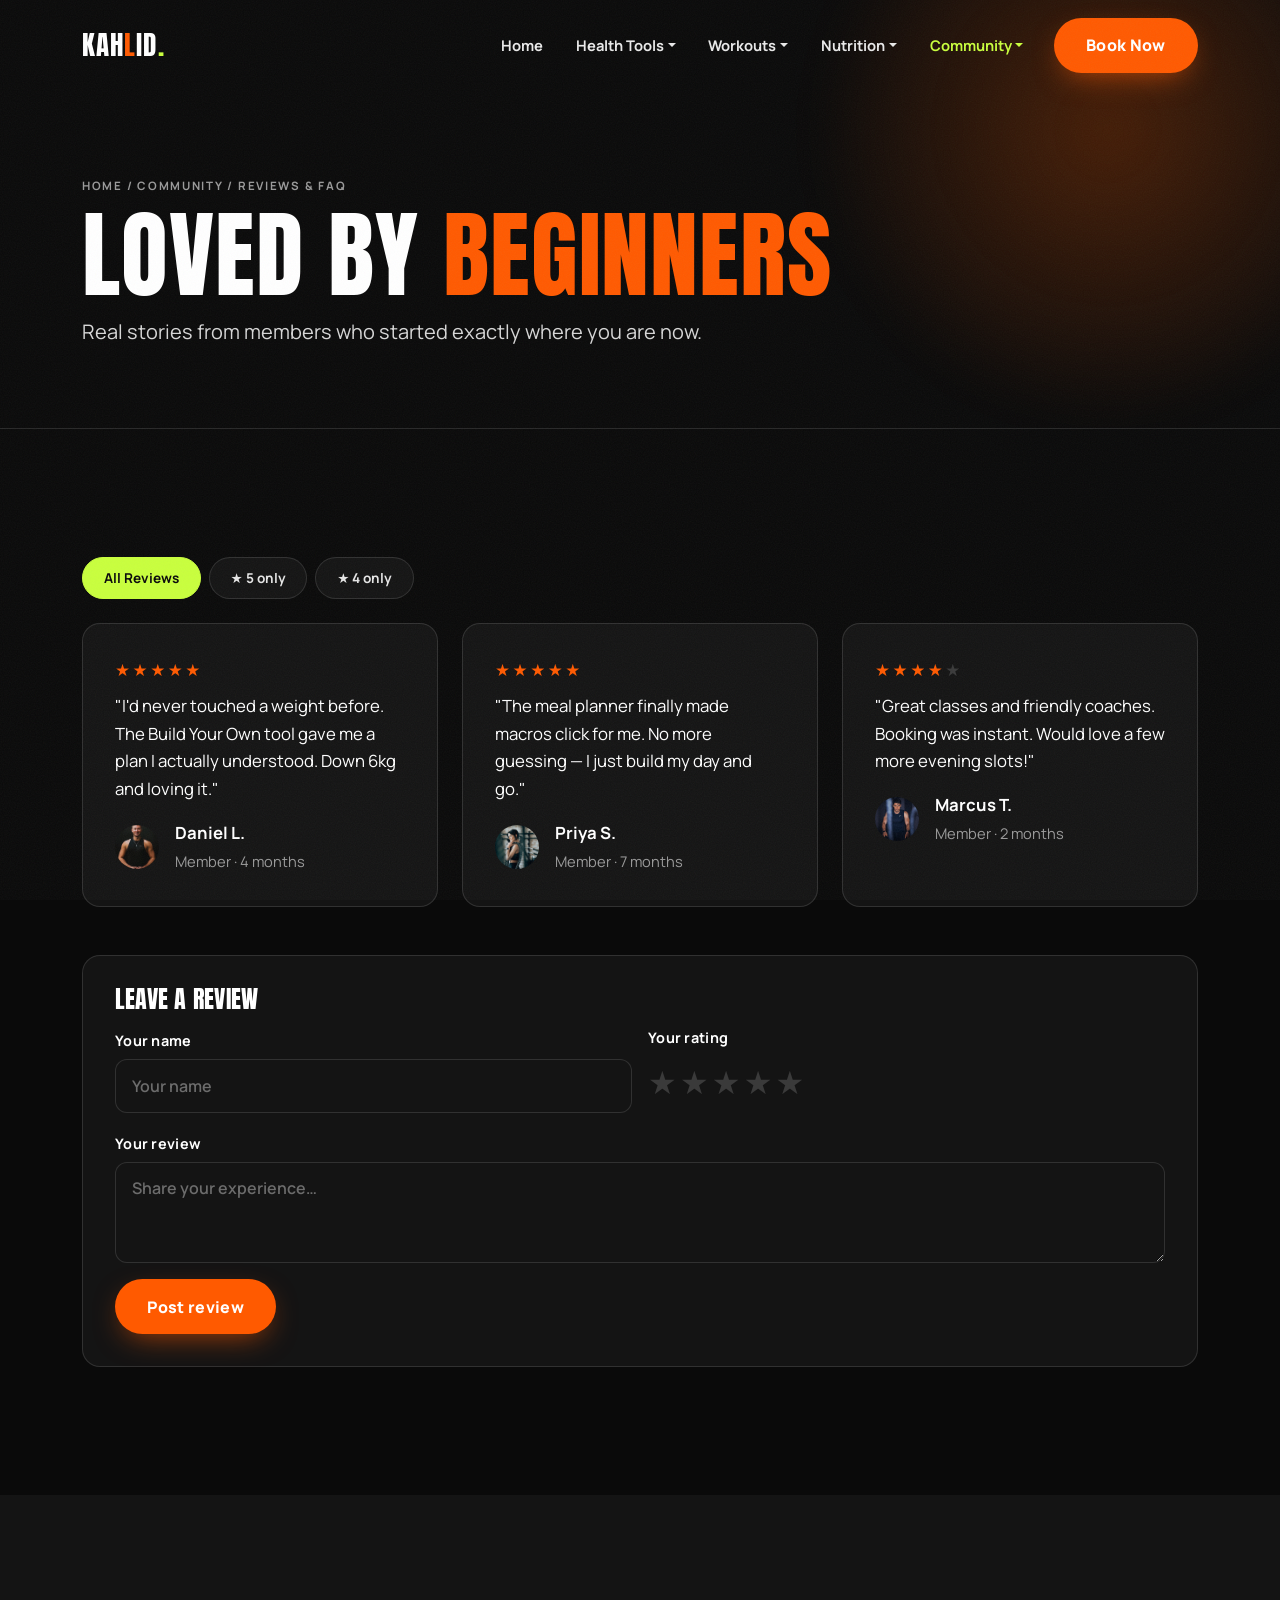
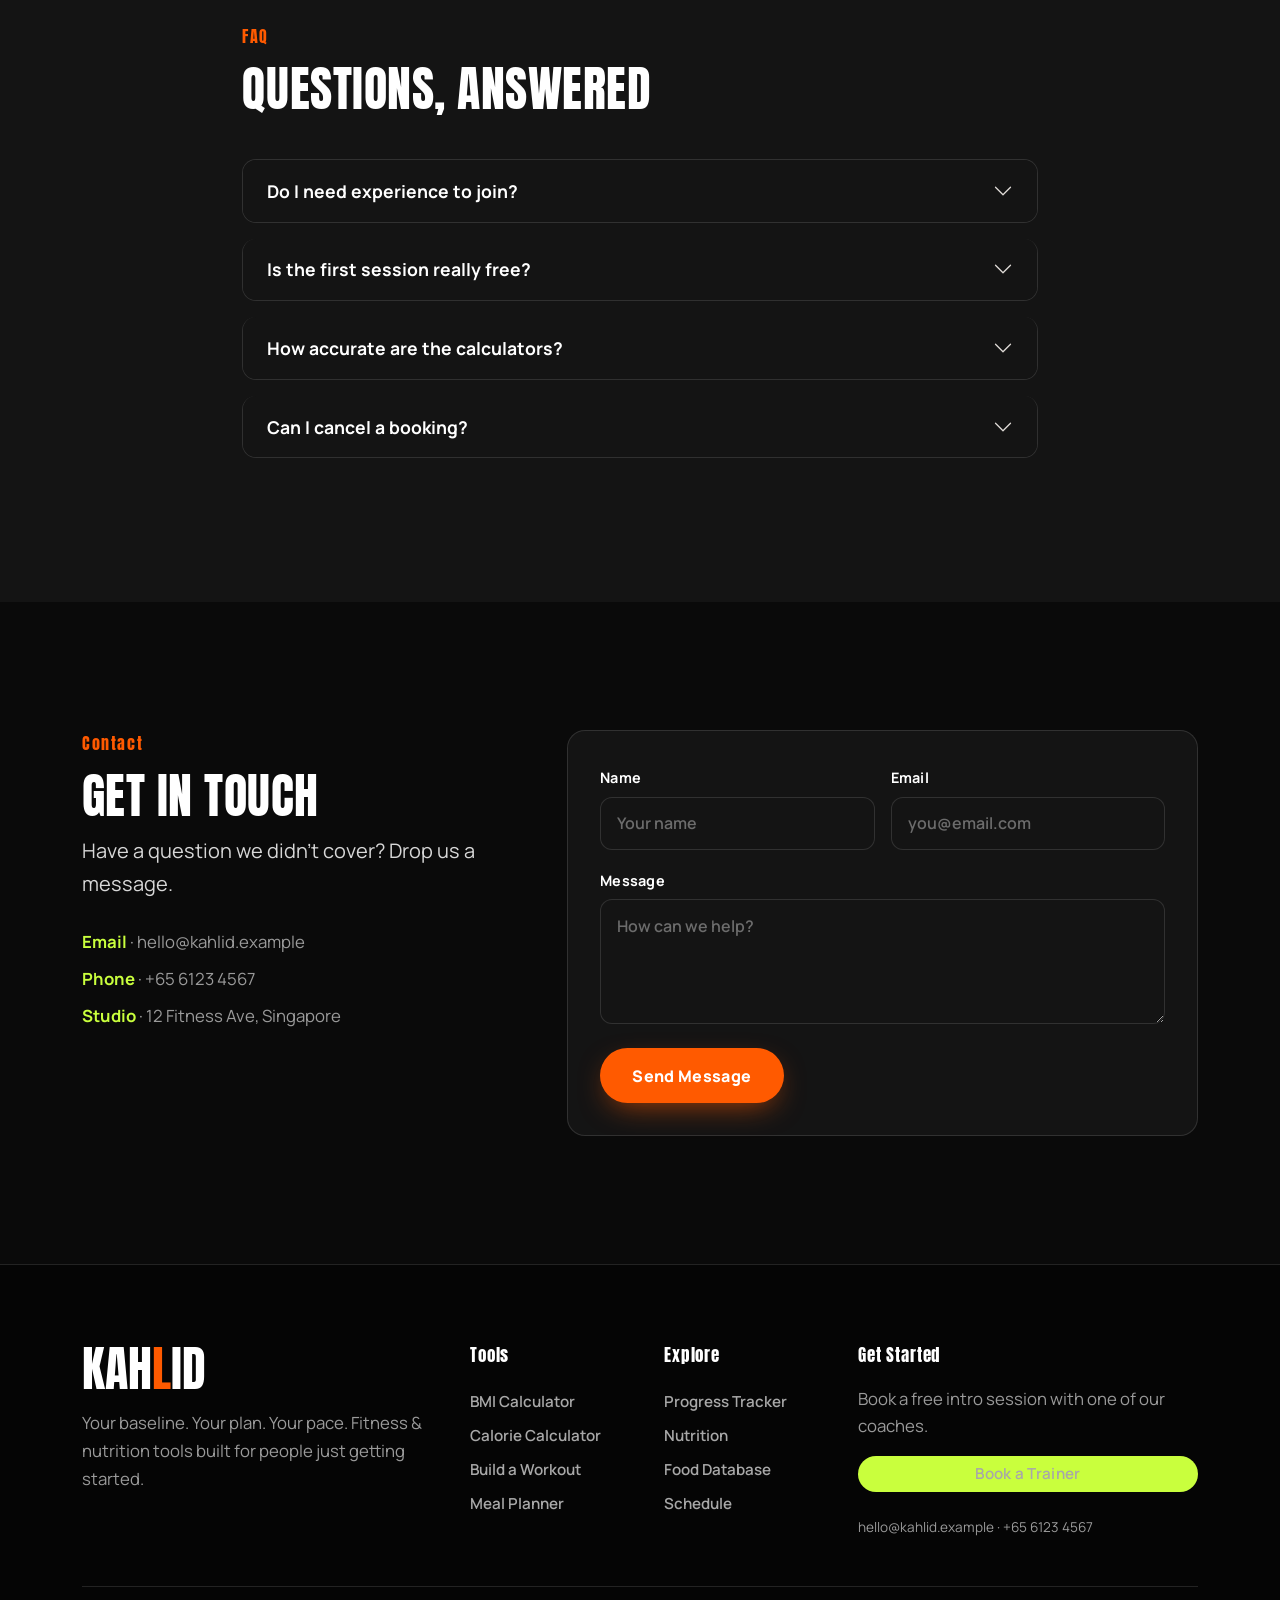
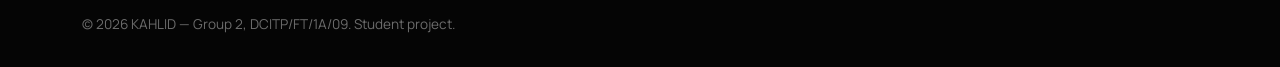
<file: DCITP1A09_Group2/DCITP1A09_Group2/pages/testimonials-faq.html>
<!DOCTYPE html>
<html lang="en">
<head>
  <meta charset="utf-8">
  <meta name="viewport" content="width=device-width, initial-scale=1">
  <title>Testimonials &amp; FAQ — KAHLID</title>
  <meta name="description" content="Real member reviews with ratings, frequently asked questions and how to contact us.">
  <link href="https://fonts.googleapis.com/css2?family=Anton&family=Manrope:wght@400;600;700;800&display=swap" rel="stylesheet">
  <link href="https://cdn.jsdelivr.net/npm/bootstrap@5.3.3/dist/css/bootstrap.min.css" rel="stylesheet">
  <link rel="stylesheet" href="../assets/css/style.css">
</head>
<body>
  <div id="site-nav"></div>

  <header class="page-hero">
    <div class="container">
      <p class="breadcrumb-mini"><a href="../index.html">Home</a> / Community / Reviews &amp; FAQ</p>
      <h1 class="mt-3">Loved by <span class="text-orange">beginners</span></h1>
      <p class="lead-lg mt-3">Real stories from members who started exactly where you are now.</p>
    </div>
  </header>

  <!-- REVIEWS -->
  <section class="section">
    <div class="container">
      <div class="d-flex flex-wrap gap-2 mb-4 reveal is-visible">
        <button class="chip active" data-star="all">All Reviews</button>
        <button class="chip" data-star="5">★ 5 only</button>
        <button class="chip" data-star="4">★ 4 only</button>
      </div>
      <div class="row g-4" id="reviewGrid">
        <div class="col-md-6 col-lg-4 reveal" data-rating="5">
          <div class="card-flat h-100">
            <div class="stars mb-2" aria-label="5 out of 5 stars">★★★★★</div>
            <p>"I'd never touched a weight before. The Build Your Own tool gave me a plan I actually understood. Down 6kg and loving it."</p>
            <!-- Image from https://images.unsplash.com/photo-1704223523169-52feeed90365 -->
            <div class="d-flex align-items-center gap-3 mt-3"><img src="../assets/images/trainer-3.jpg" alt="Portrait of member Daniel" class="avatar"><div><strong>Daniel L.</strong><br><small class="text-muted-soft">Member · 4 months</small></div></div>
          </div>
        </div>
        <div class="col-md-6 col-lg-4 reveal" data-delay="1" data-rating="5">
          <div class="card-flat h-100">
            <div class="stars mb-2" aria-label="5 out of 5 stars">★★★★★</div>
            <p>"The meal planner finally made macros click for me. No more guessing — I just build my day and go."</p>
            <div class="d-flex align-items-center gap-3 mt-3"><img src="../assets/images/trainer-1.jpg" alt="Portrait of member Priya" class="avatar"><div><strong>Priya S.</strong><br><small class="text-muted-soft">Member · 7 months</small></div></div>
          </div>
        </div>
        <div class="col-md-6 col-lg-4 reveal" data-delay="2" data-rating="4">
          <div class="card-flat h-100">
            <div class="stars mb-2" aria-label="4 out of 5 stars">★★★★<span class="off">★</span></div>
            <p>"Great classes and friendly coaches. Booking was instant. Would love a few more evening slots!"</p>
            <!-- Image from https://images.unsplash.com/photo-1578924608828-79a71150f711 -->
            <div class="d-flex align-items-center gap-3 mt-3"><img src="../assets/images/trainer-2.jpg" alt="Portrait of member Marcus" class="avatar"><div><strong>Marcus T.</strong><br><small class="text-muted-soft">Member · 2 months</small></div></div>
          </div>
        </div>
      </div>
      <p id="reviewEmpty" class="text-center text-muted-soft py-4 is-hidden">No reviews with that rating yet.</p>

      <div class="card-flat mt-5" id="reviewFormCard">
        <h3 class="fs-1-3 mb-3">Leave a review</h3>
        <form id="reviewForm" novalidate>
          <div class="row g-3">
            <div class="col-md-6">
              <label class="form-label" for="rvName">Your name</label>
              <input type="text" class="form-control" id="rvName" placeholder="Your name">
              <div class="field-error" id="rvNameErr"></div>
            </div>
            <div class="col-md-6">
              <label class="form-label d-block">Your rating</label>
              <div class="star-input">
                <input type="radio" name="rvRating" id="rv5" value="5"><label for="rv5" aria-label="5 stars">★</label>
                <input type="radio" name="rvRating" id="rv4" value="4"><label for="rv4" aria-label="4 stars">★</label>
                <input type="radio" name="rvRating" id="rv3" value="3"><label for="rv3" aria-label="3 stars">★</label>
                <input type="radio" name="rvRating" id="rv2" value="2"><label for="rv2" aria-label="2 stars">★</label>
                <input type="radio" name="rvRating" id="rv1" value="1"><label for="rv1" aria-label="1 star">★</label>
              </div>
              <div class="field-error" id="rvRatingErr"></div>
            </div>
            <div class="col-12">
              <label class="form-label" for="rvText">Your review</label>
              <textarea class="form-control" id="rvText" rows="3" placeholder="Share your experience…"></textarea>
              <div class="field-error" id="rvTextErr"></div>
            </div>
          </div>
          <button type="submit" class="btn btn-flame mt-3">Post review</button>
          <span class="text-lime fw-bold ms-3 is-hidden" id="rvThanks">Thanks — your review is live! ★</span>
        </form>
      </div>
    </div>
  </section>

  <!-- FAQ -->
  <section class="section section-ink-2">
    <div class="container maxw-820">
      <span class="chapter-no">FAQ</span>
      <h2 class="mt-3 mb-5 h-3">Questions, answered</h2>
      <div class="accordion" id="faq">
        <div class="accordion-item">
          <h3 class="accordion-header"><button class="accordion-button collapsed" type="button" data-bs-toggle="collapse" data-bs-target="#q1" aria-expanded="false" aria-controls="q1">Do I need experience to join?</button></h3>
          <div id="q1" class="accordion-collapse collapse" data-bs-parent="#faq"><div class="accordion-body">Not at all — KAHLID is built for beginners. Every plan starts at an easy level and progresses with you.</div></div>
        </div>
        <div class="accordion-item">
          <h3 class="accordion-header"><button class="accordion-button collapsed" type="button" data-bs-toggle="collapse" data-bs-target="#q2" aria-expanded="false" aria-controls="q2">Is the first session really free?</button></h3>
          <div id="q2" class="accordion-collapse collapse" data-bs-parent="#faq"><div class="accordion-body">Yes. Your intro session with a coach is completely free, with no obligation to sign up afterwards.</div></div>
        </div>
        <div class="accordion-item">
          <h3 class="accordion-header"><button class="accordion-button collapsed" type="button" data-bs-toggle="collapse" data-bs-target="#q3" aria-expanded="false" aria-controls="q3">How accurate are the calculators?</button></h3>
          <div id="q3" class="accordion-collapse collapse" data-bs-parent="#faq"><div class="accordion-body">They use trusted formulas (BMI and Mifflin-St Jeor) as a starting estimate. For medical advice, always consult a professional.</div></div>
        </div>
        <div class="accordion-item">
          <h3 class="accordion-header"><button class="accordion-button collapsed" type="button" data-bs-toggle="collapse" data-bs-target="#q4" aria-expanded="false" aria-controls="q4">Can I cancel a booking?</button></h3>
          <div id="q4" class="accordion-collapse collapse" data-bs-parent="#faq"><div class="accordion-body">Absolutely — cancel or reschedule up to 12 hours before your session at no charge.</div></div>
        </div>
      </div>
    </div>
  </section>

  <!-- CONTACT -->
  <section class="section">
    <div class="container">
      <div class="row g-5">
        <div class="col-lg-5 reveal">
          <span class="chapter-no">Contact</span>
          <h2 class="mt-3 h-3">Get in touch</h2>
          <p class="lead-lg mt-3">Have a question we didn't cover? Drop us a message.</p>
          <ul class="list-unstyled text-muted-soft mt-4 lh-22">
            <li><strong class="text-lime">Email</strong> · hello@kahlid.example</li>
            <li><strong class="text-lime">Phone</strong> · +65 6123 4567</li>
            <li><strong class="text-lime">Studio</strong> · 12 Fitness Ave, Singapore</li>
          </ul>
        </div>
        <div class="col-lg-7 reveal" data-delay="1">
          <div class="card-flat">
            <form id="contactForm" novalidate>
              <div class="row g-3">
                <div class="col-md-6">
                  <label class="form-label" for="ctName">Name</label>
                  <input type="text" class="form-control" id="ctName" placeholder="Your name">
                  <div class="field-error" id="ctNameErr"></div>
                </div>
                <div class="col-md-6">
                  <label class="form-label" for="ctEmail">Email</label>
                  <input type="email" class="form-control" id="ctEmail" placeholder="you@email.com">
                  <div class="field-error" id="ctEmailErr"></div>
                </div>
                <div class="col-12">
                  <label class="form-label" for="ctMessage">Message</label>
                  <textarea class="form-control" id="ctMessage" rows="4" placeholder="How can we help?"></textarea>
                  <div class="field-error" id="ctMessageErr"></div>
                </div>
              </div>
              <button type="submit" class="btn btn-flame mt-4">Send Message</button>
            </form>
            <div class="result-panel is-hidden" id="contactConfirm">
              <h3 class="text-lime fs-1-8">Message sent ✦</h3>
              <p class="text-muted-soft mb-0">Thanks for reaching out — we'll reply within one working day.</p>
            </div>
          </div>
        </div>
      </div>
    </div>
  </section>

  <div id="site-footer"></div>
  <script src="../assets/js/components.js"></script>
  <script src="../assets/js/testimonials.js"></script>
</body>
</html>
</file>
<file: DCITP1A09_Group2/DCITP1A09_Group2/assets/css/style.css>
:root{
  --orange:#FF5A00;
  --orange-soft:#ff7a2e;
  --lime:#C9FF3D;
  --ink:#0A0A0A;
  --ink-2:#141414;
  --ink-3:#1c1c1c;
  --smoke:#f4f2ee;
  --line:rgba(255,255,255,.12);
  --white:#ffffff;
  --muted:#9a9a9a;
  --radius:18px;
  --ease:cubic-bezier(.22,1,.36,1);
}

*{box-sizing:border-box}
html{scroll-behavior:smooth}
body{
  margin:0;
  background:var(--ink);
  color:var(--white);
  font-family:"Manrope",system-ui,sans-serif;
  font-size:1.05rem;
  line-height:1.65;
  -webkit-font-smoothing:antialiased;
  overflow-x:hidden;
}
img{max-width:100%;display:block}
a{color:inherit;text-decoration:none;transition:color .25s var(--ease)}
::selection{background:var(--lime);color:var(--ink)}

/* film-grain overlay for depth */
body::after{
  content:"";position:fixed;inset:0;z-index:9999;pointer-events:none;opacity:.05;
  background-image:url("data:image/svg+xml,%3Csvg xmlns='http://www.w3.org/2000/svg' width='140' height='140'%3E%3Cfilter id='n'%3E%3CfeTurbulence type='fractalNoise' baseFrequency='0.85' numOctaves='3'/%3E%3C/filter%3E%3Crect width='100%25' height='100%25' filter='url(%23n)'/%3E%3C/svg%3E");
}

/* ---------- Typography ---------- */
h1,h2,h3,.display-font{
  font-family:"Anton",Impact,sans-serif;
  font-weight:400;text-transform:uppercase;line-height:.92;
  letter-spacing:.01em;margin:0;
}
.eyebrow{
  font-family:"Manrope",sans-serif;font-weight:700;text-transform:uppercase;
  letter-spacing:.32em;font-size:.72rem;color:var(--orange);
  display:inline-flex;align-items:center;gap:.6rem;
}
.eyebrow::before{content:"";width:34px;height:2px;background:var(--orange);display:inline-block}
.eyebrow.lime{color:var(--lime)}
.eyebrow.lime::before{background:var(--lime)}
.chapter-no{font-family:"Anton",sans-serif;color:var(--orange);font-size:1rem;letter-spacing:.1em}
.text-lime{color:var(--lime)!important}
.text-orange{color:var(--orange)!important}
.text-muted-soft{color:var(--muted)!important}
.lead-lg{font-size:1.25rem;color:#d7d7d7;max-width:60ch}

.section{padding:clamp(4.5rem,10vw,9rem) 0;position:relative}
.section-ink-2{background:var(--ink-2)}
.section-smoke{background:var(--smoke);color:var(--ink)}
.section-smoke .lead-lg{color:#3c3c3c}
.section-smoke h1,.section-smoke h2,.section-smoke h3{color:var(--ink)}

/* ---------- Buttons ---------- */
.btn{border-radius:100px;font-weight:800;letter-spacing:.02em;padding:.85rem 1.9rem;
  border:2px solid transparent;transition:transform .3s var(--ease),background-color .3s var(--ease),color .3s var(--ease),box-shadow .3s var(--ease);}
.btn:active{transform:scale(.97)}
.btn-flame{background:var(--orange);color:#fff;box-shadow:0 10px 30px -10px rgba(255,90,0,.7)}
.btn-flame:hover{background:#fff;color:var(--ink);transform:translateY(-3px)}
.btn-lime{background:var(--lime);color:var(--ink)}
.btn-lime:hover{background:#fff;color:var(--ink);transform:translateY(-3px)}
.btn-ghost{background:transparent;color:#fff;border-color:var(--line)}
.btn-ghost:hover{border-color:#fff;background:#fff;color:var(--ink);transform:translateY(-3px)}
.section-smoke .btn-ghost{color:var(--ink);border-color:rgba(0,0,0,.2)}
.section-smoke .btn-ghost:hover{background:var(--ink);color:#fff}

/* ---------- Navbar ---------- */
.site-nav{position:fixed;top:0;left:0;right:0;z-index:1000;transition:background-color .4s var(--ease),backdrop-filter .4s var(--ease),padding .4s var(--ease);padding:1.1rem 0}
.site-nav.scrolled{background:rgba(10,10,10,.82);backdrop-filter:blur(18px);border-bottom:1px solid var(--line);padding:.6rem 0}
.brand{font-family:"Anton",sans-serif;font-size:1.7rem;letter-spacing:.04em;color:#fff}
.brand span{color:var(--orange)}
.brand .dot{color:var(--lime)}
.nav-link{color:#eaeaea!important;font-weight:700;font-size:.92rem;padding:.4rem .9rem!important;position:relative}
.nav-link:hover,.nav-link.active{color:var(--lime)!important}
.dropdown-menu{background:var(--ink-2);border:1px solid var(--line);border-radius:14px;padding:.5rem;margin-top:.6rem}
.dropdown-item{color:#e7e7e7;border-radius:9px;font-weight:600;padding:.55rem .9rem}
.dropdown-item:hover,.dropdown-item.active{background:var(--ink-3);color:var(--lime)}
.navbar-toggler{border:1px solid var(--line);padding:.4rem .6rem}
.navbar-toggler:focus{box-shadow:none}
.navbar-toggler-icon{background-image:url("data:image/svg+xml,%3Csvg xmlns='http://www.w3.org/2000/svg' viewBox='0 0 30 30'%3E%3Cpath stroke='%23C9FF3D' stroke-width='2.4' stroke-linecap='round' d='M4 8h22M4 15h22M4 22h22'/%3E%3C/svg%3E")}

/* ---------- Hero ---------- */
.hero{position:relative;min-height:100vh;display:flex;align-items:center;overflow:hidden;padding-top:6rem}
.hero-bg{position:absolute;inset:0;z-index:0}
.hero-bg img{width:100%;height:100%;object-fit:cover;object-position:50% 22%;filter:grayscale(.35) contrast(1.05) brightness(.55);transform:scale(1.08)}
.hero-bg::after{content:"";position:absolute;inset:0;background:linear-gradient(90deg,rgba(10,10,10,.92) 0%,rgba(10,10,10,.6) 45%,rgba(10,10,10,.25) 100%)}
.hero-inner{position:relative;z-index:2}
.hero h1{font-size:clamp(3.4rem,12vw,10.5rem)}
.hero .accent-word{color:var(--orange);-webkit-text-stroke:0}
.hero .outline-word{color:transparent;-webkit-text-stroke:2px var(--lime)}

/* masked line reveal */
.reveal-line{display:block;overflow:hidden}
.reveal-line>span{display:block;transform:translateY(110%);animation:lineUp 1s var(--ease) forwards}
.reveal-line:nth-child(2)>span{animation-delay:.12s}
.reveal-line:nth-child(3)>span{animation-delay:.24s}
@keyframes lineUp{to{transform:translateY(0)}}
.hero-sub{opacity:0;transform:translateY(24px);animation:fadeUp .9s var(--ease) forwards;animation-delay:.5s}
@keyframes fadeUp{to{opacity:1;transform:none}}

.stat-row{display:flex;gap:2.5rem;flex-wrap:wrap;margin-top:3rem}
.stat b{font-family:"Anton",sans-serif;font-size:2.6rem;color:var(--lime);display:block;line-height:1}
.stat small{color:var(--muted);text-transform:uppercase;letter-spacing:.18em;font-size:.7rem;font-weight:700}

.scroll-cue{position:absolute;bottom:1.6rem;left:50%;transform:translateX(-50%);z-index:3;color:var(--muted);font-size:.7rem;letter-spacing:.3em;text-transform:uppercase;display:flex;flex-direction:column;align-items:center;gap:.6rem}
.scroll-cue span{width:1px;height:46px;background:linear-gradient(var(--lime),transparent);animation:cue 1.8s var(--ease) infinite}
@keyframes cue{0%{transform:scaleY(0);transform-origin:top}50%{transform:scaleY(1);transform-origin:top}50.1%{transform-origin:bottom}100%{transform:scaleY(0);transform-origin:bottom}}

/* ---------- Marquee ---------- */
.marquee{background:var(--lime);color:var(--ink);padding:1.1rem 0;overflow:hidden;white-space:nowrap;border-top:3px solid var(--ink);border-bottom:3px solid var(--ink)}
.marquee-track{display:inline-flex;gap:2.5rem;animation:scrollx 26s linear infinite;will-change:transform}
.marquee:hover .marquee-track{animation-play-state:paused}
.marquee span{font-family:"Anton",sans-serif;font-size:1.5rem;text-transform:uppercase;letter-spacing:.04em;display:inline-flex;align-items:center;gap:2.5rem}
.marquee span::after{content:"●";color:var(--orange);font-size:.8rem}
@keyframes scrollx{to{transform:translateX(-50%)}}

/* ---------- Reveal on scroll ---------- */
.reveal{opacity:0;transform:translateY(42px);transition:opacity .9s var(--ease),transform .9s var(--ease)}
.reveal.is-visible{opacity:1;transform:none}
.reveal[data-delay="1"]{transition-delay:.1s}
.reveal[data-delay="2"]{transition-delay:.2s}
.reveal[data-delay="3"]{transition-delay:.3s}
.reveal[data-delay="4"]{transition-delay:.4s}

/* ---------- Cards ---------- */
.card-flat{background:var(--ink-2);border:1px solid var(--line);border-radius:var(--radius);padding:2rem;height:100%;transition:transform .4s var(--ease),border-color .4s var(--ease),background-color .4s var(--ease)}
.card-flat:hover{transform:translateY(-8px);border-color:var(--orange)}
.section-smoke .card-flat{background:#fff;border-color:rgba(0,0,0,.08);box-shadow:0 20px 50px -30px rgba(0,0,0,.25)}
.card-icon{width:56px;height:56px;border-radius:14px;background:var(--ink-3);display:grid;place-items:center;color:var(--lime);margin-bottom:1.4rem}
.section-smoke .card-icon{background:var(--ink);color:var(--lime)}
.card-flat h3{font-size:1.5rem;margin-bottom:.6rem}

.media-card{position:relative;border-radius:var(--radius);overflow:hidden;height:100%}
.media-card img{width:100%;height:100%;object-fit:cover;transition:transform .7s var(--ease);filter:grayscale(.25)}
.media-card:hover img{transform:scale(1.06)}
.media-card .overlay{position:absolute;inset:0;background:linear-gradient(0deg,rgba(10,10,10,.9),transparent 60%);display:flex;flex-direction:column;justify-content:flex-end;padding:1.6rem}
.media-card .tag{align-self:flex-start;background:var(--orange);color:#fff;font-weight:800;font-size:.7rem;letter-spacing:.12em;text-transform:uppercase;padding:.3rem .8rem;border-radius:100px;margin-bottom:.8rem}
.media-card h3{font-size:1.5rem}

.spotlight{position:relative;border-radius:var(--radius);overflow:hidden}
.spotlight img{filter:grayscale(.3) contrast(1.05)}
.spotlight::before{content:"";position:absolute;inset:0;z-index:1;background:radial-gradient(circle at 50% 35%,transparent 30%,rgba(10,10,10,.55) 100%)}
.clip-frame{clip-path:polygon(0 0,100% 0,100% 88%,0 100%)}

/* ---------- Chips / filters ---------- */
.chip{background:var(--ink-2);border:1px solid var(--line);color:#e6e6e6;border-radius:100px;padding:.55rem 1.3rem;font-weight:700;font-size:.85rem;cursor:pointer;transition:all .25s var(--ease)}
.chip:hover{border-color:var(--lime)}
.chip.active{background:var(--lime);color:var(--ink);border-color:var(--lime)}

/* ---------- Forms ---------- */
.form-control,.form-select{background:var(--ink-2);border:1px solid var(--line);color:#fff;border-radius:12px;padding:.85rem 1rem;font-weight:600}
.form-control::placeholder{color:#6c6c6c}
.form-control:focus,.form-select:focus{background:var(--ink-2);border-color:var(--lime);color:#fff;box-shadow:0 0 0 4px rgba(201,255,61,.15)}
.form-label{font-weight:700;letter-spacing:.02em;margin-bottom:.4rem;font-size:.9rem}
.section-smoke .form-control,.section-smoke .form-select{background:#fff;color:var(--ink);border-color:rgba(0,0,0,.15)}
.section-smoke .form-control::placeholder{color:#999}
.field-error{color:#ff6a5a;font-size:.82rem;font-weight:700;margin-top:.35rem;display:none}
.is-invalid+.field-error,.field-error.show{display:block}
.form-control.is-invalid,.form-select.is-invalid{border-color:#ff6a5a}
.form-control.is-valid,.form-select.is-valid{border-color:var(--lime)}

/* ---------- Result / calculator panels ---------- */
.result-panel{background:linear-gradient(135deg,var(--ink-3),var(--ink-2));border:1px solid var(--line);border-radius:var(--radius);padding:2.2rem;text-align:center}
.result-big{font-family:"Anton",sans-serif;font-size:4.5rem;line-height:1;color:var(--lime)}
.gauge{height:12px;border-radius:100px;background:linear-gradient(90deg,#3aa0ff,#3ad07a,#c9ff3d,#ffb800,#ff5a00,#ff2d2d);position:relative;margin:1.4rem 0 .6rem}
.gauge .marker{position:absolute;top:-6px;left:40%;width:4px;height:24px;background:#fff;border-radius:4px;transform:translateX(-50%);transition:left .8s var(--ease);box-shadow:0 0 0 3px rgba(0,0,0,.4)}

/* ---------- Tables ---------- */
.table-fit{width:100%;border-collapse:collapse}
.table-fit th{font-family:"Anton",sans-serif;letter-spacing:.05em;font-weight:400;text-align:left;padding:1rem;color:var(--lime);border-bottom:2px solid var(--line);text-transform:uppercase;font-size:.95rem}
.table-fit td{padding:1rem;border-bottom:1px solid var(--line);font-weight:600}
.table-fit tbody tr:hover,.table-fit tr:hover{background:var(--ink-2)}

/* ---------- Accordion (FAQ) ---------- */
.accordion-item{background:var(--ink-2);border:1px solid var(--line);border-radius:14px!important;margin-bottom:1rem;overflow:hidden}
.accordion-button{background:var(--ink-2);color:#fff;font-family:"Manrope",system-ui,sans-serif;font-weight:700;font-size:1.1rem;padding:1.3rem 1.5rem}
.accordion-button:not(.collapsed){background:var(--ink-3);color:var(--lime);box-shadow:none}
.accordion-button:focus{box-shadow:none;border:none}
.accordion-button::after{filter:invert(1)}
.accordion-body{color:#cfcfcf;padding:0 1.5rem 1.4rem}

/* ---------- Rating stars ---------- */
.stars{color:var(--orange);letter-spacing:.15em}
.stars .off{color:#3a3a3a}

/* ---------- Footer ---------- */
.site-footer{background:#050505;border-top:1px solid var(--line);padding:5rem 0 2rem;position:relative;z-index:5}
.site-footer h5{font-family:"Anton",sans-serif;font-size:1.05rem;letter-spacing:.05em;margin-bottom:1.2rem}
.site-footer a{color:#a8a8a8;display:block;padding:.28rem 0;font-weight:600;font-size:.95rem}
.site-footer a:hover{color:var(--lime)}
.footer-brand{font-family:"Anton",sans-serif;font-size:3rem;line-height:1;color:#fff}
.footer-brand span{color:var(--orange)}
.footer-bottom{border-top:1px solid var(--line);margin-top:3rem;padding-top:1.6rem;color:#6c6c6c;font-size:.85rem}

/* ---------- Page header (interior pages) ---------- */
.page-hero{padding:11rem 0 4rem;position:relative;overflow:hidden;border-bottom:1px solid var(--line)}
.page-hero::before{content:"";position:absolute;top:-40%;right:-10%;width:600px;height:600px;background:radial-gradient(circle,rgba(255,90,0,.25),transparent 70%);filter:blur(20px)}
.page-hero h1{font-size:clamp(2.8rem,8vw,6rem)}
.breadcrumb-mini{color:var(--muted);font-weight:700;letter-spacing:.15em;text-transform:uppercase;font-size:.72rem}
.breadcrumb-mini a:hover{color:var(--lime)}

/* ---------- Quiz ---------- */
.quiz-progress-track{height:6px;background:var(--ink-2);border-radius:100px;overflow:hidden}
.quiz-progress-bar{height:100%;width:0;background:var(--lime);transition:width .5s var(--ease)}
.quiz-options{display:grid;gap:.9rem}
.quiz-option{background:var(--ink-2);border:1px solid var(--line);color:#fff;border-radius:14px;padding:1.15rem 1.4rem;font-weight:700;font-size:1.05rem;text-align:left;cursor:pointer;transition:transform .25s var(--ease),border-color .25s var(--ease),background-color .25s var(--ease)}
.quiz-option:hover{border-color:var(--lime);transform:translateX(6px)}
.quiz-option.active{background:var(--lime);color:var(--ink);border-color:var(--lime)}

/* utilities */
.divider-line{height:1px;background:var(--line);border:0}
/* ---- typography size utilities (replaces inline styles) ---- */
.fs-sm{font-size:.85rem}
.fs-7{font-size:.7rem}
.fs-1-2{font-size:1.2rem}
.fs-1-3{font-size:1.3rem}
.fs-1-4{font-size:1.4rem}
.fs-1-6{font-size:1.6rem}
.fs-1-8{font-size:1.8rem}
.fs-2{font-size:2rem}
.fs-2-2{font-size:2.2rem}
.fs-3{font-size:3rem}
.h-hero{font-size:clamp(2.4rem,6vw,5rem)}
.h-1{font-size:clamp(2.4rem,5vw,4rem)}
.h-2{font-size:clamp(2.2rem,4.5vw,3.4rem)}
.h-3{font-size:clamp(2rem,4vw,3rem)}
.fw-600{font-weight:600}
.lh-2{line-height:2}
.lh-22{line-height:2.2}
.label-cap{letter-spacing:.1em;font-size:.8rem;font-weight:700;text-transform:uppercase;color:var(--muted)}
.label-plain{letter-spacing:0;text-transform:none;font-weight:600}
/* ---- layout / media utilities ---- */
.is-hidden{display:none}
.pad-1{padding:1rem}
.pad-hero{padding:clamp(2.5rem,6vw,5rem)}
.maxw-420{max-width:420px;margin-inline:auto}
.maxw-820{max-width:820px}
.maxw-34{max-width:34ch}
.rounded-18{border-radius:18px}
.border-soft{border-color:var(--line)!important}
.media-tall{height:340px}
.media-300{height:300px;width:100%;object-fit:cover;border-radius:18px}
.media-380{height:380px;width:100%;object-fit:cover;border-radius:18px}
.avatar{width:44px;height:44px;border-radius:50%;object-fit:cover}
.kcal-unit{font-size:1.4rem;color:#fff}
.confirm-icon{width:70px;height:70px;border-radius:50%;background:var(--lime);color:var(--ink);display:grid;place-items:center;margin:0 auto 1rem}
.water{flex:1;height:44px;border-radius:8px}
.water-on{background:var(--lime)}
.water-off{background:var(--ink-3)}

/* ---- Progress Tracker ---- */
.progress-table-wrap{overflow-x:auto}
.motivation{background:linear-gradient(135deg,rgba(201,255,61,.14),rgba(255,90,0,.1));border:1px solid var(--line);border-radius:var(--radius);padding:1.4rem 1.6rem;font-weight:700}
.motivation.up{border-color:var(--lime)}
.motivation .big{font-family:"Anton",sans-serif;color:var(--lime);font-size:1.6rem}
.spark-chart{display:flex;align-items:flex-end;gap:10px;height:180px;padding:1rem 0}
.spark-bar{flex:1;background:linear-gradient(var(--orange),var(--lime));border-radius:8px 8px 0 0;min-height:6px;position:relative;transition:height .6s var(--ease)}
.spark-bar span{position:absolute;top:-1.4rem;left:0;right:0;text-align:center;font-size:.72rem;color:var(--muted);font-weight:700}
.spark-bar small{position:absolute;bottom:-1.5rem;left:0;right:0;text-align:center;font-size:.7rem;color:var(--muted)}

/* ---- Gym finder ---- */
.gym-card{background:var(--ink-2);border:1px solid var(--line);border-radius:var(--radius);padding:1.6rem;height:100%;transition:transform .35s var(--ease),border-color .35s var(--ease)}
.gym-card:hover{transform:translateY(-6px);border-color:var(--lime)}
.gym-meta{color:var(--muted);font-size:.9rem;font-weight:600}
.gym-tag{display:inline-block;background:var(--ink-3);color:var(--lime);border-radius:100px;padding:.2rem .7rem;font-size:.72rem;font-weight:700;margin:.15rem .2rem 0 0}
.map-embed{width:100%;border:0;border-radius:var(--radius);min-height:320px;filter:grayscale(.3) contrast(1.05)}

/* ---- phone country group + review stars ---- */
.input-group-flag .form-select{max-width:130px;border-top-right-radius:0;border-bottom-right-radius:0;border-right:0}
.input-group-flag .form-control{border-top-left-radius:0;border-bottom-left-radius:0}
.star-input{display:inline-flex;flex-direction:row-reverse;gap:.2rem;font-size:2rem}
.star-input input{position:absolute;opacity:0;width:0;height:0}
.star-input label{color:#3a3a3a;cursor:pointer;transition:color .15s var(--ease)}
.star-input input:checked ~ label,.star-input label:hover,.star-input label:hover ~ label{color:var(--orange)}
.avatar-initial{width:44px;height:44px;border-radius:50%;background:var(--lime);color:var(--ink);display:grid;place-items:center;font-weight:800;flex:none}
.badge-soft{background:var(--ink-3);color:var(--lime);border-radius:100px;padding:.3rem .9rem;font-weight:700;font-size:.75rem;letter-spacing:.1em;text-transform:uppercase}
.fw-anton{font-family:"Anton",sans-serif;font-weight:400}
[data-parallax]{will-change:transform}

@media (max-width:991px){
  .hero{min-height:92vh}
  .stat-row{gap:1.6rem}
  .stat b{font-size:2rem}
  #navMenu{background:rgba(10,10,10,.96);backdrop-filter:blur(18px);border:1px solid var(--line);border-radius:14px;padding:1rem;margin-top:.8rem}
  .dropdown-menu{position:static;border:none;background:transparent;padding:.2rem 0 .2rem 1rem;margin-top:0}
}
@media (prefers-reduced-motion:reduce){
  *{animation:none!important;transition:none!important}
  .reveal,.reveal-line>span,.hero-sub{opacity:1!important;transform:none!important}
}
</file>
